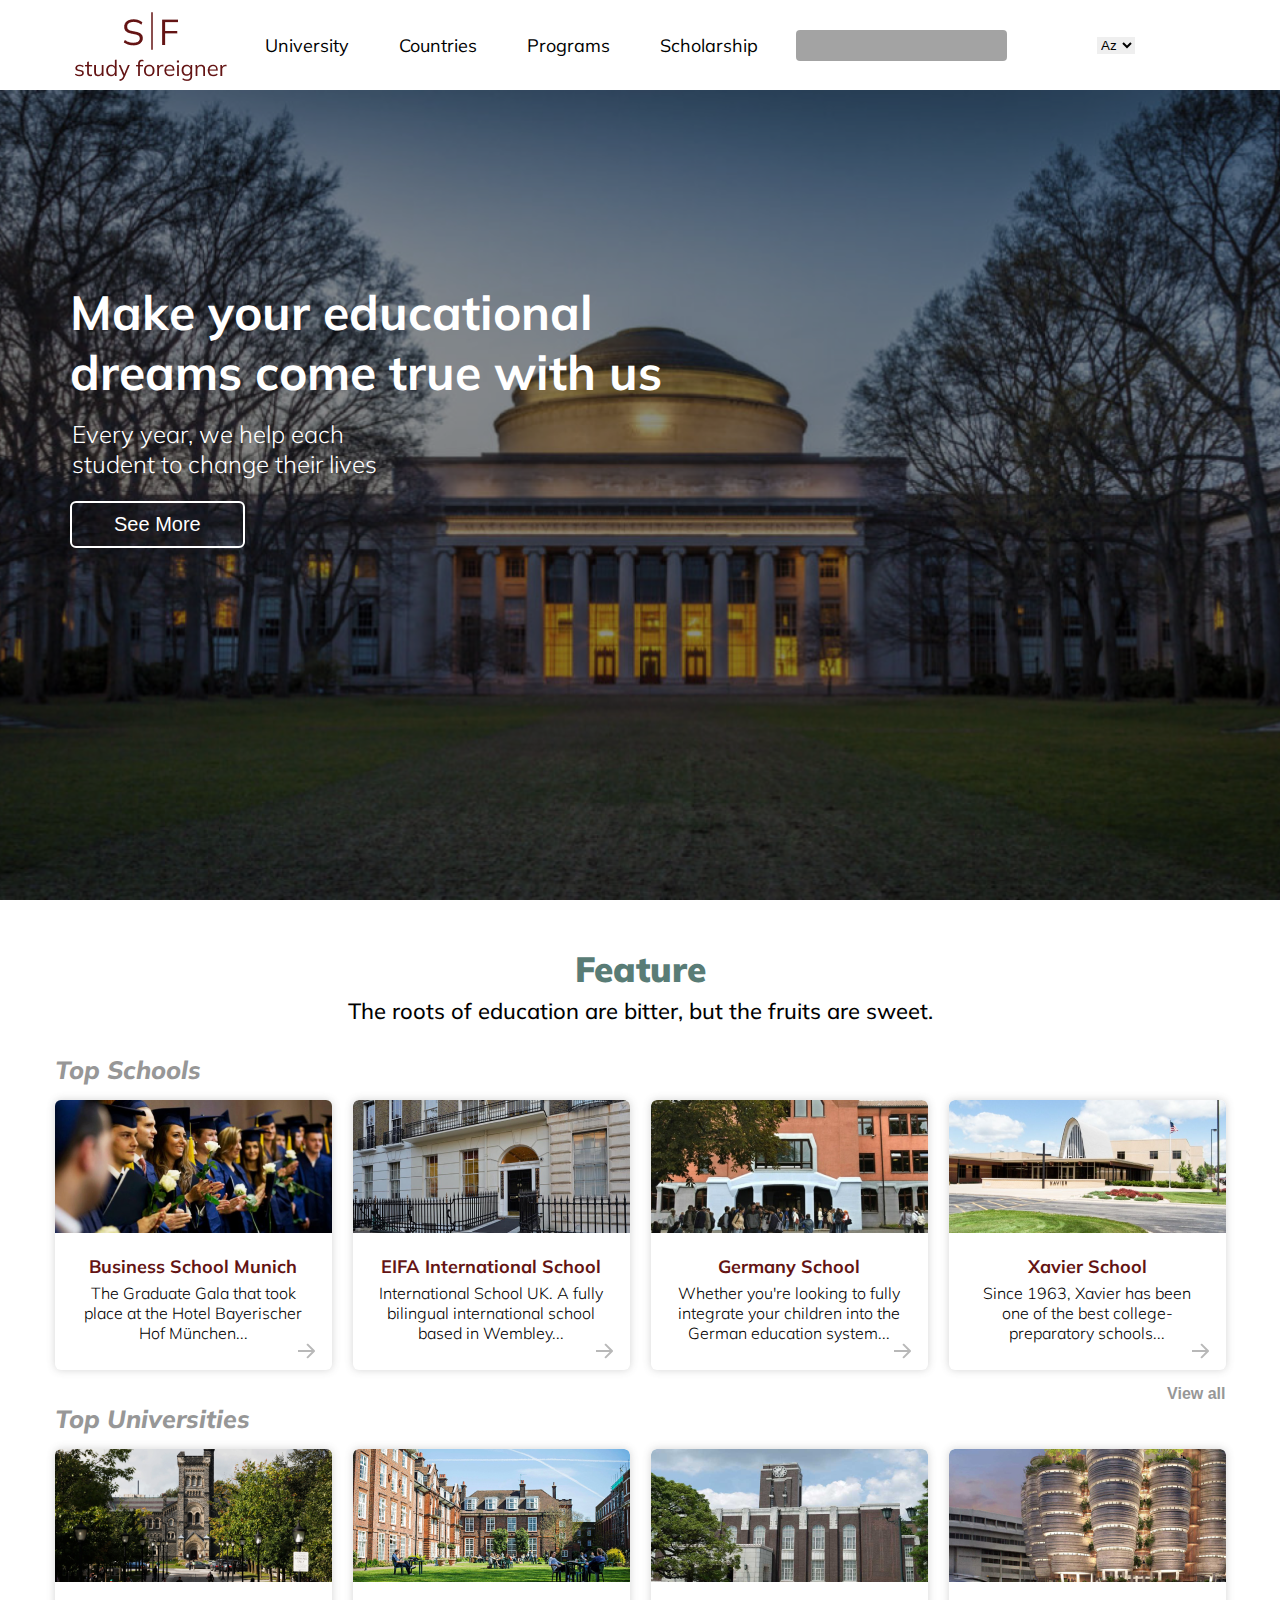
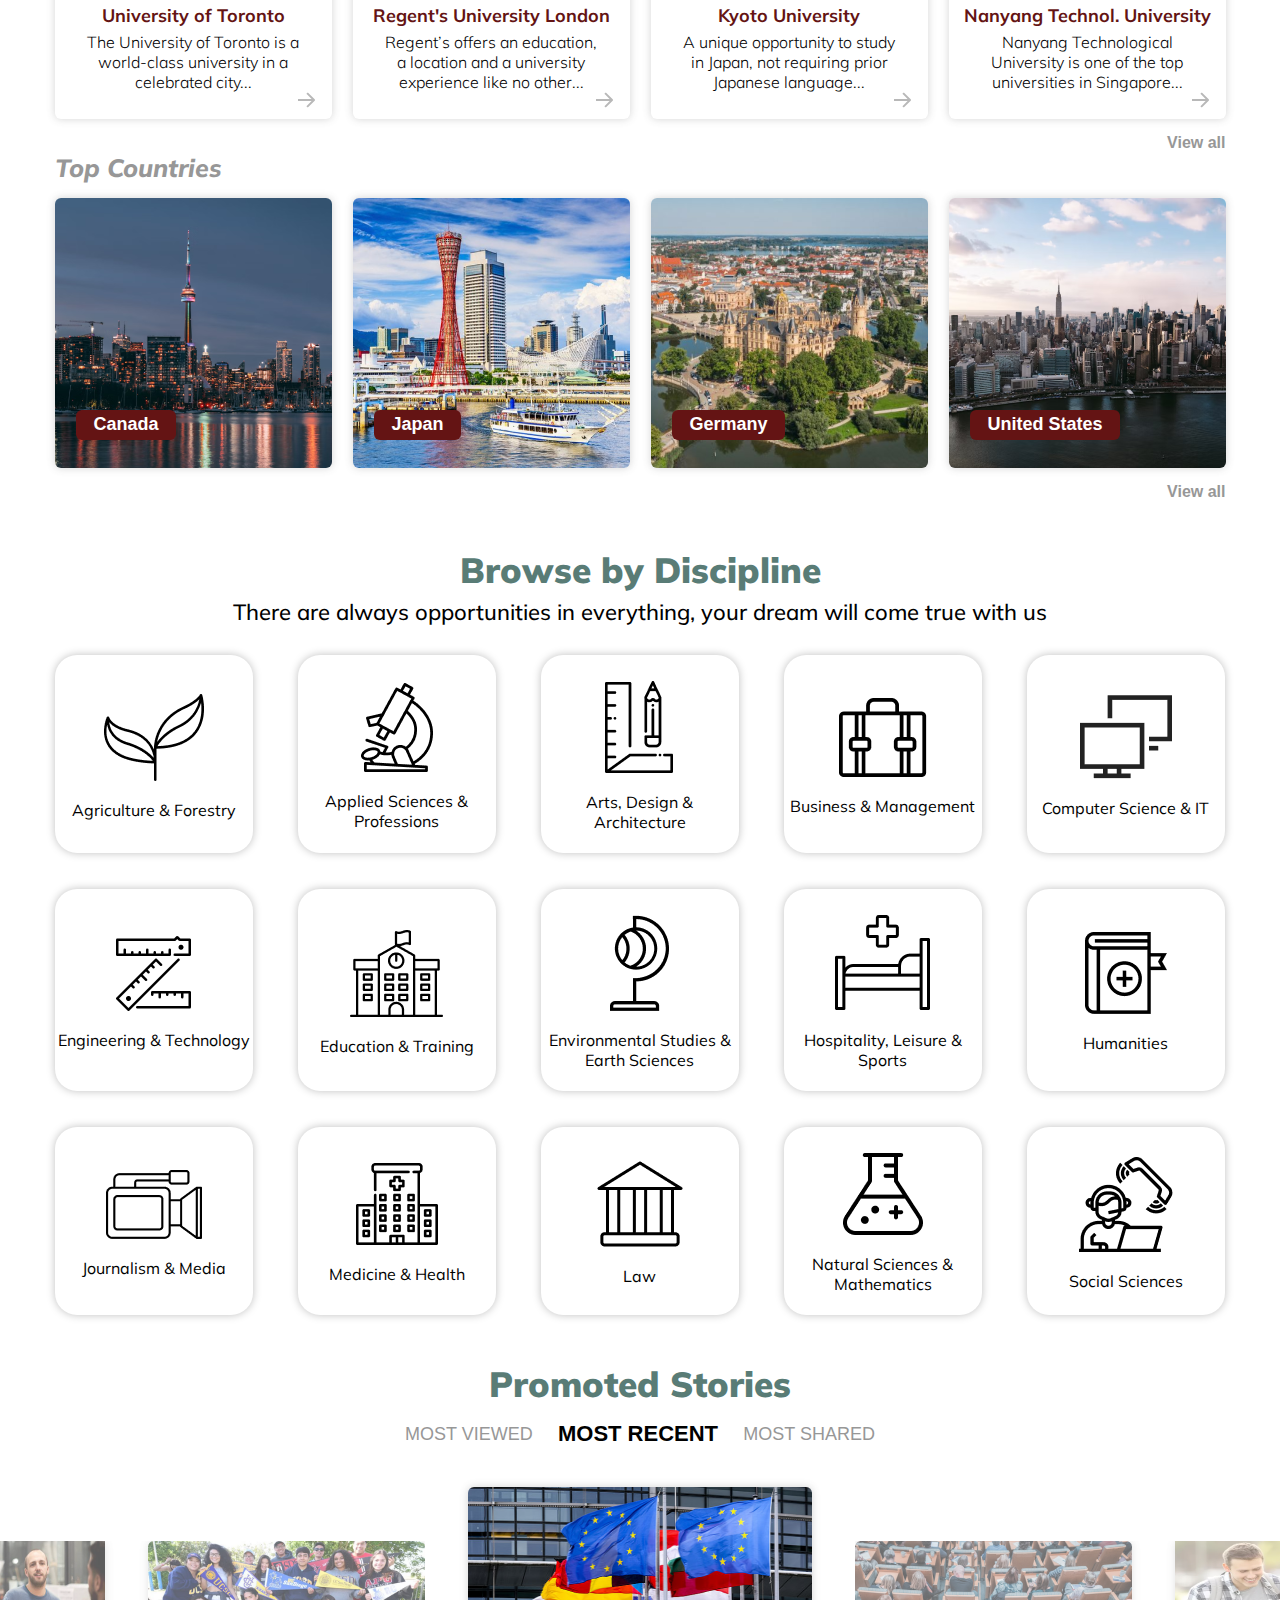
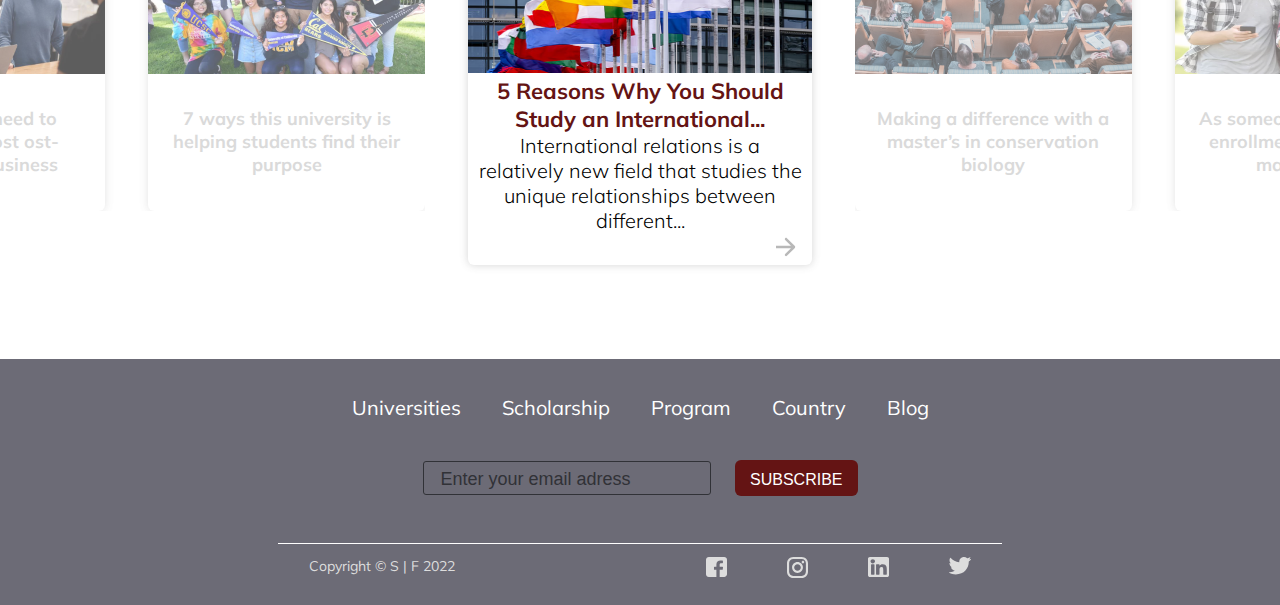
<file: index.html>
<!DOCTYPE html>
<html lang="en">

<head>
    <meta charset="UTF-8">
    <meta name="viewport" content="width=device-width, initial-scale=1.0">
    <title>University</title>
    <link rel="stylesheet" href="style.css">
    <link rel="stylesheet" href="responsive.css">
    <link rel="stylesheet" href="https://cdnjs.cloudflare.com/ajax/libs/font-awesome/6.4.0/css/all.min.css"
        integrity="sha512-iecdLmaskl7CVkqkXNQ/ZH/XLlvWZOJyj7Yy7tcenmpD1ypASozpmT/E0iPtmFIB46ZmdtAc9eNBvH0H/ZpiBw=="
        crossorigin="anonymous" referrerpolicy="no-referrer" />
    <link rel="preconnect" href="https://fonts.googleapis.com">
    <link rel="preconnect" href="https://fonts.gstatic.com" crossorigin>
    <link
        href="https://fonts.googleapis.com/css2?family=Mulish:ital,wght@0,200;0,300;0,400;0,500;0,600;0,700;0,800;0,900;0,1000;1,200;1,300;1,400;1,500;1,600;1,700;1,800;1,900;1,1000&display=swap"
        rel="stylesheet">
</head>

<body>
    <header>
        <div class="header_head_container">
            <img class="logo" src="./images/Group 1120.png" alt="">
            <nav>
                <input id="nav_check" type="checkbox">
                <ul class="nav_list">
                    <li><a href="index.html">University</a></li>
                    <li><a href="countries_education.html">Countries</a></li>
                    <li><a href="top_universities.html">Programs</a></li>
                    <li><a href="scholarship.html">Scholarship</a></li>
                </ul>
            </nav>
            <div class="header_icons_container">
                <div class="inp_icon">
                    <input type="text">
                    <i class="fa-solid fa-magnifying-glass"></i>
                </div>
                <i class="fa-regular fa-user user_icon"></i>
                <select>
                    <option value="Az">Az</option>
                    <option value="Ru">Ru</option>
                    <option value="En">En</option>
                </select>
                <label for="nav_check">
                    <i class="fa-solid fa-bars"></i>
                </label>
            </div>
        </div>
        <div class="header_middle_container">
            <div class="bg_shadow">
                <h1>Make your educational
                    dreams come true with us</h1>
                <p>Every year, we help each
                    student to change their lives</p>
                <button>See More</button>
            </div>
        </div>
    </header>

    <main>
        <section>
            <h2 class="section_header">Feature</h2>
            <p class="section_p">The roots of education are bitter, but the fruits are sweet.</p>
            <div class="main_container">
                <h3 class="main_header">Top Schools</h3>
                <div class="grid_container">
                    <div class="grid_card">
                        <img src="./images/Graduation-2014-4-678x381 1.png" alt="top mektebler">
                        <div class="grid_card_container">
                            <h4>Business School Munich</h4>
                            <p>The Graduate Gala that took
                                place at the Hotel
                                Bayerischer Hof München...</p>
                            <svg width="17" height="16" viewBox="0 0 17 16" fill="none"
                                xmlns="http://www.w3.org/2000/svg">
                                <path
                                    d="M16.7071 8.70711C17.0976 8.31658 17.0976 7.68342 16.7071 7.29289L10.3431 0.928931C9.95262 0.538407 9.31946 0.538407 8.92893 0.928931C8.53841 1.31946 8.53841 1.95262 8.92893 2.34315L14.5858 8L8.92893 13.6569C8.53841 14.0474 8.53841 14.6805 8.92893 15.0711C9.31946 15.4616 9.95262 15.4616 10.3431 15.0711L16.7071 8.70711ZM8.74228e-08 9L16 9L16 7L-8.74228e-08 7L8.74228e-08 9Z"
                                    fill="#B8B8B8" />
                            </svg>
                        </div>
                    </div>
                    <div class="grid_card">
                        <img src="./images/Mask group.png" alt="top mektebler">
                        <div class="grid_card_container">
                            <h4>EIFA International School</h4>
                            <p>International School UK. A fully
                                bilingual international school
                                based in Wembley... </p>
                            <svg width="17" height="16" viewBox="0 0 17 16" fill="none"
                                xmlns="http://www.w3.org/2000/svg">
                                <path
                                    d="M16.7071 8.70711C17.0976 8.31658 17.0976 7.68342 16.7071 7.29289L10.3431 0.928931C9.95262 0.538407 9.31946 0.538407 8.92893 0.928931C8.53841 1.31946 8.53841 1.95262 8.92893 2.34315L14.5858 8L8.92893 13.6569C8.53841 14.0474 8.53841 14.6805 8.92893 15.0711C9.31946 15.4616 9.95262 15.4616 10.3431 15.0711L16.7071 8.70711ZM8.74228e-08 9L16 9L16 7L-8.74228e-08 7L8.74228e-08 9Z"
                                    fill="#B8B8B8" />
                            </svg>
                        </div>
                    </div>
                    <div class="grid_card">
                        <img src="./images/Mask group (1).png" alt="top mektebler">
                        <div class="grid_card_container">
                            <h4>Germany School</h4>
                            <p>Whether you're looking to fully
                                integrate your children into the
                                German education system...</p>
                            <svg width="17" height="16" viewBox="0 0 17 16" fill="none"
                                xmlns="http://www.w3.org/2000/svg">
                                <path
                                    d="M16.7071 8.70711C17.0976 8.31658 17.0976 7.68342 16.7071 7.29289L10.3431 0.928931C9.95262 0.538407 9.31946 0.538407 8.92893 0.928931C8.53841 1.31946 8.53841 1.95262 8.92893 2.34315L14.5858 8L8.92893 13.6569C8.53841 14.0474 8.53841 14.6805 8.92893 15.0711C9.31946 15.4616 9.95262 15.4616 10.3431 15.0711L16.7071 8.70711ZM8.74228e-08 9L16 9L16 7L-8.74228e-08 7L8.74228e-08 9Z"
                                    fill="#B8B8B8" />
                            </svg>
                        </div>
                    </div>
                    <div class="grid_card">
                        <img src="./images/Mask group (2).png" alt="top mektebler">
                        <div class="grid_card_container">
                            <h4>Xavier School</h4>
                            <p>Since 1963, Xavier has been one
                                of the best college-preparatory
                                schools...</p>
                            <svg width="17" height="16" viewBox="0 0 17 16" fill="none"
                                xmlns="http://www.w3.org/2000/svg">
                                <path
                                    d="M16.7071 8.70711C17.0976 8.31658 17.0976 7.68342 16.7071 7.29289L10.3431 0.928931C9.95262 0.538407 9.31946 0.538407 8.92893 0.928931C8.53841 1.31946 8.53841 1.95262 8.92893 2.34315L14.5858 8L8.92893 13.6569C8.53841 14.0474 8.53841 14.6805 8.92893 15.0711C9.31946 15.4616 9.95262 15.4616 10.3431 15.0711L16.7071 8.70711ZM8.74228e-08 9L16 9L16 7L-8.74228e-08 7L8.74228e-08 9Z"
                                    fill="#B8B8B8" />
                            </svg>
                        </div>
                    </div>
                </div>
                <button class="view_all">View all</button>


                <h3 class="main_header">Top Universities</h3>
                <div class="grid_container">
                    <div class="grid_card">
                        <img src="./images/image 22.png" alt="top mektebler">
                        <div class="grid_card_container">
                            <h4>University of Toronto</h4>
                            <p>The University of Toronto is a
                                world-class university in a
                                celebrated city...</p>
                            <svg width="17" height="16" viewBox="0 0 17 16" fill="none"
                                xmlns="http://www.w3.org/2000/svg">
                                <path
                                    d="M16.7071 8.70711C17.0976 8.31658 17.0976 7.68342 16.7071 7.29289L10.3431 0.928931C9.95262 0.538407 9.31946 0.538407 8.92893 0.928931C8.53841 1.31946 8.53841 1.95262 8.92893 2.34315L14.5858 8L8.92893 13.6569C8.53841 14.0474 8.53841 14.6805 8.92893 15.0711C9.31946 15.4616 9.95262 15.4616 10.3431 15.0711L16.7071 8.70711ZM8.74228e-08 9L16 9L16 7L-8.74228e-08 7L8.74228e-08 9Z"
                                    fill="#B8B8B8" />
                            </svg>
                        </div>
                    </div>
                    <div class="grid_card">
                        <img src="./images/Mask group (3).png" alt="top mektebler">
                        <div class="grid_card_container">
                            <h4>Regent's University London</h4>
                            <p>Regent’s offers an education,
                                a location and a university
                                experience like no other...</p>
                            <svg width="17" height="16" viewBox="0 0 17 16" fill="none"
                                xmlns="http://www.w3.org/2000/svg">
                                <path
                                    d="M16.7071 8.70711C17.0976 8.31658 17.0976 7.68342 16.7071 7.29289L10.3431 0.928931C9.95262 0.538407 9.31946 0.538407 8.92893 0.928931C8.53841 1.31946 8.53841 1.95262 8.92893 2.34315L14.5858 8L8.92893 13.6569C8.53841 14.0474 8.53841 14.6805 8.92893 15.0711C9.31946 15.4616 9.95262 15.4616 10.3431 15.0711L16.7071 8.70711ZM8.74228e-08 9L16 9L16 7L-8.74228e-08 7L8.74228e-08 9Z"
                                    fill="#B8B8B8" />
                            </svg>
                        </div>
                    </div>
                    <div class="grid_card">
                        <img src="./images/Mask group (4).png" alt="top mektebler">
                        <div class="grid_card_container">
                            <h4>Kyoto University</h4>
                            <p>A unique opportunity to study in Japan, not requiring prior Japanese
                                language...</p>
                            <svg width="17" height="16" viewBox="0 0 17 16" fill="none"
                                xmlns="http://www.w3.org/2000/svg">
                                <path
                                    d="M16.7071 8.70711C17.0976 8.31658 17.0976 7.68342 16.7071 7.29289L10.3431 0.928931C9.95262 0.538407 9.31946 0.538407 8.92893 0.928931C8.53841 1.31946 8.53841 1.95262 8.92893 2.34315L14.5858 8L8.92893 13.6569C8.53841 14.0474 8.53841 14.6805 8.92893 15.0711C9.31946 15.4616 9.95262 15.4616 10.3431 15.0711L16.7071 8.70711ZM8.74228e-08 9L16 9L16 7L-8.74228e-08 7L8.74228e-08 9Z"
                                    fill="#B8B8B8" />
                            </svg>
                        </div>
                    </div>
                    <div class="grid_card">
                        <img src="./images/Mask group (5).png" alt="top mektebler">
                        <div class="grid_card_container">
                            <h4>Nanyang Technol. University</h4>
                            <p>Nanyang Technological University
                                is one of the top universities in
                                Singapore... </p>
                            <svg width="17" height="16" viewBox="0 0 17 16" fill="none"
                                xmlns="http://www.w3.org/2000/svg">
                                <path
                                    d="M16.7071 8.70711C17.0976 8.31658 17.0976 7.68342 16.7071 7.29289L10.3431 0.928931C9.95262 0.538407 9.31946 0.538407 8.92893 0.928931C8.53841 1.31946 8.53841 1.95262 8.92893 2.34315L14.5858 8L8.92893 13.6569C8.53841 14.0474 8.53841 14.6805 8.92893 15.0711C9.31946 15.4616 9.95262 15.4616 10.3431 15.0711L16.7071 8.70711ZM8.74228e-08 9L16 9L16 7L-8.74228e-08 7L8.74228e-08 9Z"
                                    fill="#B8B8B8" />
                            </svg>
                        </div>
                    </div>
                </div>
                <button class="view_all">View all</button>


                <h3 class="main_header">Top Countries</h3>
                <div class="grid_container">
                    <div class="grid_card_countries">
                        <img src="./images/image 16.png" alt="top mektebler">
                        <button>Canada</button>

                    </div>
                    <div class="grid_card_countries">
                        <img src="./images/image 18.png" alt="top mektebler">
                        <button>Japan</button>
                    </div>
                    <div class="grid_card_countries">
                        <img src="./images/tdt_29092020_1_staat_16_laender_schwerin 1.png" alt="top mektebler">
                        <button>Germany</button>
                    </div>
                    <div class="grid_card_countries">
                        <img src="./images/image 19.png" alt="top mektebler">
                        <button>United States</button>
                    </div>
                </div>
                <button class="view_all">View all</button>
            </div>
        </section>

        <section>
            <h2 class="section_header">Browse by Discipline</h2>
            <p class="section_p">There are always opportunities in everything, your dream will come true with us</p>
            <div class="main_container">
                <div class="grid_container_browse">
                    <div class="browse_card">
                        <img src="./images/Vector.png" alt="">
                        <p>Agriculture &
                            Forestry</p>
                    </div>
                    <div class="browse_card">
                        <img src="./images/Vector (1).png" alt="">
                        <p>Applied Sciences &
                            Professions</p>
                    </div>
                    <div class="browse_card">
                        <img src="./images/Layer_2.png" alt="">
                        <p>Arts, Design &
                            Architecture</p>
                    </div>
                    <div class="browse_card">
                        <img src="./images/Layer_2 (1).png" alt="">
                        <p>Business &
                            Management</p>
                    </div>
                    <div class="browse_card">
                        <img src="./images/layer1.png" alt="">
                        <p>Computer Science &
                            IT</p>
                    </div>
                    <div class="browse_card">
                        <img src="./images/People.png" alt="">
                        <p>Engineering &
                            Technology</p>
                    </div>
                    <div class="browse_card">
                        <img src="./images/Group 1115.png" alt="">
                        <p>Education &
                            Training</p>
                    </div>
                    <div class="browse_card">
                        <img src="./images/Layer 43.png" alt="">
                        <p>Environmental Studies &
                            Earth Sciences</p>
                    </div>
                    <div class="browse_card">
                        <img src="./images/Group 1116.png" alt="">
                        <p>Hospitality, Leisure &
                            Sports</p>
                    </div>
                    <div class="browse_card">
                        <img src="./images/Group.png" alt="">
                        <p>Humanities</p>
                    </div>
                    <div class="browse_card">
                        <img src="./images/video_recorder.png" alt="">
                        <p>Journalism &
                            Media</p>
                    </div>
                    <div class="browse_card">
                        <img src="./images/Layer 23.png" alt="">
                        <p>Medicine &
                            Health</p>
                    </div>
                    <div class="browse_card">
                        <img src="./images/Layer 2.png" alt="">
                        <p>Law</p>
                    </div>
                    <div class="browse_card">
                        <img src="./images/Group 1118.png" alt="">
                        <p>Natural Sciences &
                            Mathematics</p>
                    </div>
                    <div class="browse_card">
                        <img src="./images/Group 1117.png" alt="">
                        <p>Social
                            Sciences</p>
                    </div>
                </div>
            </div>

        </section>

        <section>
            <h2 class="section_header">Promoted Stories</h2>
            <div class="most_btns">
                <button>MOST VIEWED</button>
                <button class="recent_btn">MOST RECENT</button>
                <button>MOST SHARED</button>
            </div>
            <div class="slider_container">
                <div class="left_container">
                    <div class="slider_card">
                        <img src="./images/9df20ae523e9c7fef485c80745f96505.jpeg" alt="">
                        <p>9 skills you'll need to
                            succeedIn a post ost-
                            coronavirus business world</p>
                    </div>
                    <div class="slider_card">
                        <img src="./images/Mask group (23).png" alt="">
                        <p>7 ways this university is
                            helping students find
                            their purpose</p>
                    </div>

                </div>
                <div class="center_container">
                    <img src="./images/csm_20190311_EP-086075A_EVS_124_5c7bcae4f1 1.png" alt="">
                    <div class="center_text">
                        <h2>5 Reasons Why You Should
                            Study an International...</h2>
                        <p>International relations is a relatively
                            new field that studies the unique
                            relationships between different...</p>
                        <svg xmlns="http://www.w3.org/2000/svg" width="20" height="20" viewBox="0 0 20 20" fill="none">
                                <path d="M18.8839 10.8839C19.372 10.3957 19.372 9.60427 18.8839 9.11612L10.9289 1.16116C10.4408 0.673009 9.64932 0.673009 9.16116 1.16116C8.67301 1.64932 8.67301 2.44078 9.16116 2.92893L16.2322 10L9.16117 17.0711C8.67301 17.5592 8.67301 18.3507 9.16117 18.8388C9.64932 19.327 10.4408 19.327 10.9289 18.8388L18.8839 10.8839ZM9.71364e-08 11.25L18 11.25L18 8.75L-9.71364e-08 8.75L9.71364e-08 11.25Z" fill="#B8B8B8"/>
                        </svg>
                    </div>

                </div>
                <div class="right_container">
                    <div class="slider_card">
                        <img src="./images/Mask group (24).png" alt="">
                        <p>Making a difference with
                            a master’s in conservation
                            biology</p>
                    </div>
                    <div class="slider_card">
                        <img src="./images/ee1feae9a2880ab1c16df18b508c651b.png" alt="">
                        <p>As someone who works in
                            enrollment marketing or
                            management</p>
                    </div>
                </div>
            </div>

        </section>
    </main>

    <footer>
            <div class="nav_list_footer">
                <ul>
                    <li><a href="">Universities</a></li>
                    <li><a href="">Scholarship</a></li>
                    <li><a href="">Program</a></li>
                    <li><a href="">Country</a></li>
                    <li><a href="">Blog</a></li>
                </ul>
            </div>
            <div class="middle_footer">
                <input type="text" placeholder="Enter your email adress">
                <button>SUBSCRIBE</button>
            </div>
            
            <div class="footer_end">
                <p>Copyright © S | F 2022</p>
                <div class="svg_icons">
                    <ul>
                        <li><a href="">
                            <svg xmlns="http://www.w3.org/2000/svg" width="21" height="20" viewBox="0 0 21 20" fill="none">
                                <path d="M18.1707 0H2.83052C1.2677 0 0.000732422 1.20659 0.000732422 2.69504V17.3049C0.000732422 18.7933 1.26765 19.9999 2.83052 19.9999H10.3962L10.4091 12.853H8.45954C8.20618 12.853 8.00054 12.6579 7.99956 12.4166L7.99021 10.1129C7.98924 9.87025 8.19549 9.67308 8.45024 9.67308H10.3963V7.44709C10.3963 4.86384 12.0529 3.45724 14.4725 3.45724H16.458C16.712 3.45724 16.918 3.65339 16.918 3.89537V5.83789C16.918 6.07978 16.7122 6.27587 16.4583 6.27602L15.2398 6.27655C13.9239 6.27655 13.6691 6.87207 13.6691 7.74602V9.67313H16.5605C16.8361 9.67313 17.0498 9.90225 17.0173 10.1628L16.7306 12.4666C16.7032 12.687 16.5069 12.8531 16.2738 12.8531H13.682L13.6691 20H18.1708C19.7337 20 21.0006 18.7934 21.0006 17.305V2.69504C21.0005 1.20659 19.7336 0 18.1707 0Z" fill="#DDDDDD"/>
                            </svg>
                        </a></li>
                        <li><a href="">
                            <svg xmlns="http://www.w3.org/2000/svg" width="21" height="21" viewBox="0 0 21 21" fill="none">
                                <path d="M14.744 0H6.25601C2.80643 0 0 2.80643 0 6.25601V14.744C0 18.1936 2.80643 21 6.25601 21H14.744C18.1936 21 21 18.1936 21 14.744V6.25601C21 2.80643 18.1935 0 14.744 0ZM18.8874 14.744C18.8874 17.0323 17.0323 18.8874 14.744 18.8874H6.25601C3.96769 18.8874 2.1126 17.0323 2.1126 14.744V6.25601C2.1126 3.96765 3.96769 2.1126 6.25601 2.1126H14.744C17.0323 2.1126 18.8874 3.96765 18.8874 6.25601V14.744Z" fill="#DDDDDD"/>
                                <path d="M10.5 5.06836C7.50516 5.06836 5.06866 7.50486 5.06866 10.4997C5.06866 13.4945 7.50516 15.931 10.5 15.931C13.4949 15.931 15.9314 13.4945 15.9314 10.4997C15.9314 7.50482 13.4949 5.06836 10.5 5.06836ZM10.5 13.8185C8.6671 13.8185 7.18126 12.3326 7.18126 10.4997C7.18126 8.6668 8.66714 7.18096 10.5 7.18096C12.3329 7.18096 13.8188 8.6668 13.8188 10.4997C13.8188 12.3326 12.3329 13.8185 10.5 13.8185Z" fill="#DDDDDD"/>
                                <path d="M15.9418 6.41152C16.6606 6.41152 17.2433 5.82883 17.2433 5.11006C17.2433 4.39128 16.6606 3.80859 15.9418 3.80859C15.2231 3.80859 14.6404 4.39128 14.6404 5.11006C14.6404 5.82883 15.2231 6.41152 15.9418 6.41152Z" fill="#DDDDDD"/>
                            </svg>
                        </a></li>
                        <li><a href="">
                            <svg xmlns="http://www.w3.org/2000/svg" width="21" height="20" viewBox="0 0 21 20" fill="none">
                                <path d="M19.1004 0H1.89962C0.8505 0 0 0.81 0 1.80916V18.1908C0 19.19 0.8505 20 1.89962 20H19.1003C20.1495 20 21 19.19 21 18.1908V1.80916C21 0.81 20.1495 0 19.1004 0ZM6.49829 17.2693C6.49829 17.5601 6.2508 17.7958 5.94547 17.7958H3.59226C3.28694 17.7958 3.03945 17.5601 3.03945 17.2693V7.8745C3.03945 7.58372 3.28694 7.34801 3.59226 7.34801H5.94547C6.2508 7.34801 6.49829 7.58372 6.49829 7.8745V17.2693ZM4.76887 6.46241C3.53421 6.46241 2.5333 5.50916 2.5333 4.3333C2.5333 3.15743 3.53421 2.20419 4.76887 2.20419C6.00353 2.20419 7.00443 3.15743 7.00443 4.3333C7.00443 5.50916 6.00358 6.46241 4.76887 6.46241ZM18.7961 17.3117C18.7961 17.5791 18.5685 17.7958 18.2878 17.7958H15.7626C15.4819 17.7958 15.2544 17.5791 15.2544 17.3117V12.905C15.2544 12.2476 15.4568 10.0243 13.4505 10.0243C11.8942 10.0243 11.5786 11.5461 11.5152 12.2291V17.3117C11.5152 17.5791 11.2877 17.7958 11.0069 17.7958H8.56465C8.28395 17.7958 8.05636 17.5791 8.05636 17.3117V7.83209C8.05636 7.56476 8.28395 7.34801 8.56465 7.34801H11.0069C11.2876 7.34801 11.5152 7.56476 11.5152 7.83209V8.65173C12.0923 7.82696 12.9499 7.19037 14.7758 7.19037C18.8192 7.19037 18.7961 10.7881 18.7961 12.7648V17.3117Z" fill="#DDDDDD"/>
                            </svg>
                        </a></li>
                        <li><a href="">
                            <svg xmlns="http://www.w3.org/2000/svg" width="22" height="18" viewBox="0 0 22 18" fill="none">
                                <path d="M21.6501 2.03208C21.1613 2.23898 20.6539 2.40221 20.1332 2.52038C20.7069 1.99998 21.1383 1.34907 21.3816 0.622543C21.4511 0.415131 21.2151 0.235777 21.0189 0.34683C20.2946 0.756943 19.5143 1.0646 18.6998 1.26137C18.6526 1.27278 18.6038 1.27857 18.5549 1.27857C18.4065 1.27857 18.2623 1.22599 18.1489 1.13055C17.2823 0.401512 16.1677 0 15.0106 0C14.5099 0 14.0043 0.0744963 13.508 0.221441C11.9701 0.676764 10.7834 1.8877 10.4111 3.38172C10.2714 3.94211 10.2336 4.503 10.2986 5.0488C10.3061 5.11152 10.275 5.15529 10.2559 5.17582C10.2223 5.21182 10.1746 5.23245 10.1251 5.23245C10.1195 5.23245 10.1139 5.2322 10.1082 5.23168C6.74177 4.93314 3.70606 3.385 1.56026 0.872502C1.45084 0.744348 1.24101 0.760066 1.15379 0.902864C0.733592 1.59099 0.511529 2.37804 0.511529 3.17892C0.511529 4.40629 1.02812 5.56295 1.92543 6.40616C1.54809 6.32076 1.18287 6.18626 0.843604 6.00639C0.679471 5.91935 0.477523 6.03123 0.475216 6.21043C0.451723 8.03377 1.57008 9.6562 3.24542 10.3868C3.21168 10.3875 3.17794 10.3879 3.14415 10.3879C2.87859 10.3879 2.6097 10.3634 2.34505 10.3151C2.16021 10.2815 2.00493 10.4488 2.06232 10.6199C2.6061 12.2404 4.06785 13.4349 5.8171 13.7061C4.36533 14.6364 2.67471 15.1271 0.915103 15.1271L0.366545 15.1268C0.197531 15.1268 0.054585 15.2319 0.0115134 15.3882C-0.0309144 15.5421 0.0472365 15.7045 0.191363 15.7845C2.17415 16.886 4.43581 17.4681 6.73282 17.4681C8.74345 17.4681 10.6242 17.0872 12.3229 16.3361C13.8802 15.6475 15.2564 14.6632 16.4131 13.4105C17.4907 12.2435 18.3334 10.8964 18.9176 9.4066C19.4745 7.98646 19.7689 6.47114 19.7689 5.02443V4.95551C19.7688 4.72322 19.8789 4.50464 20.0709 4.35585C20.7996 3.79112 21.4342 3.12633 21.9569 2.37999C22.0949 2.18292 21.8772 1.93593 21.6501 2.03208Z" fill="#DDDDDD"/>
                            </svg>
                        </a></li>
                    </ul>
    
                </div>
            </div>
    
    </footer>

</body>

</html>
</file>
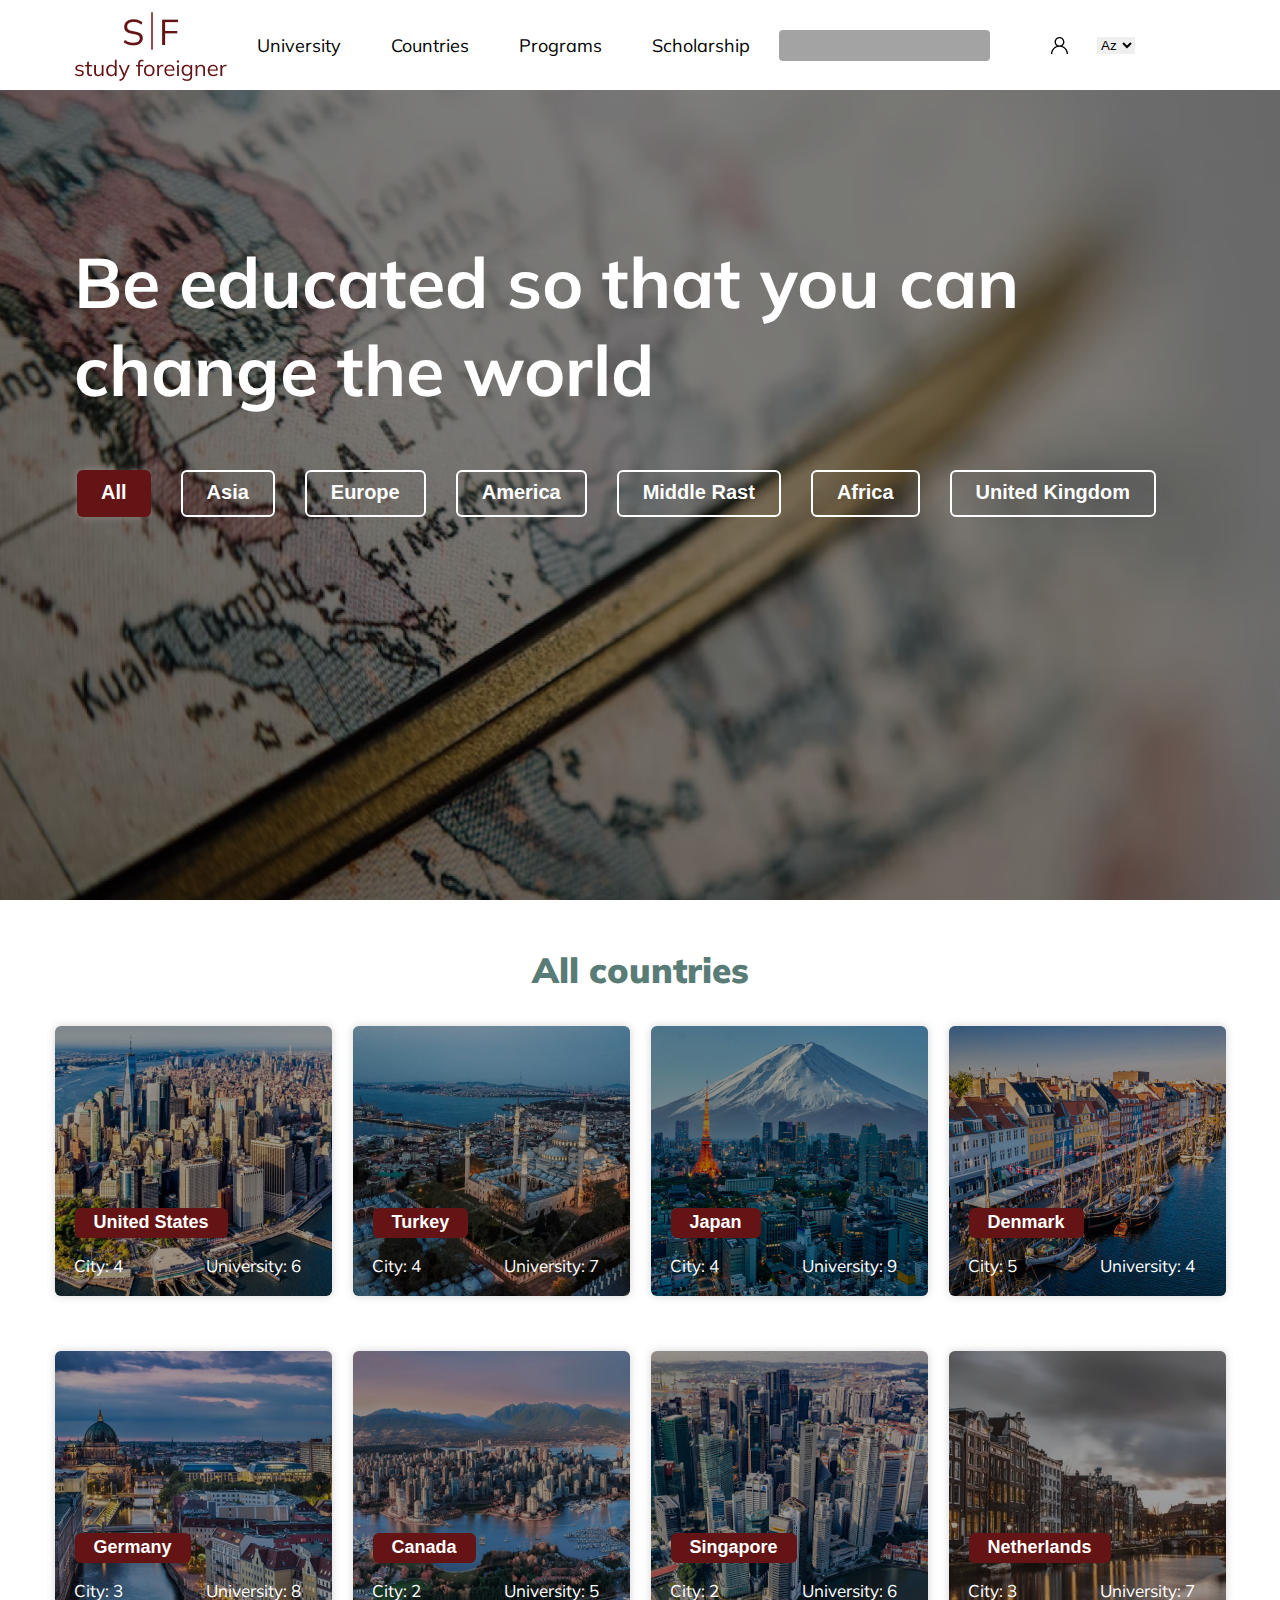
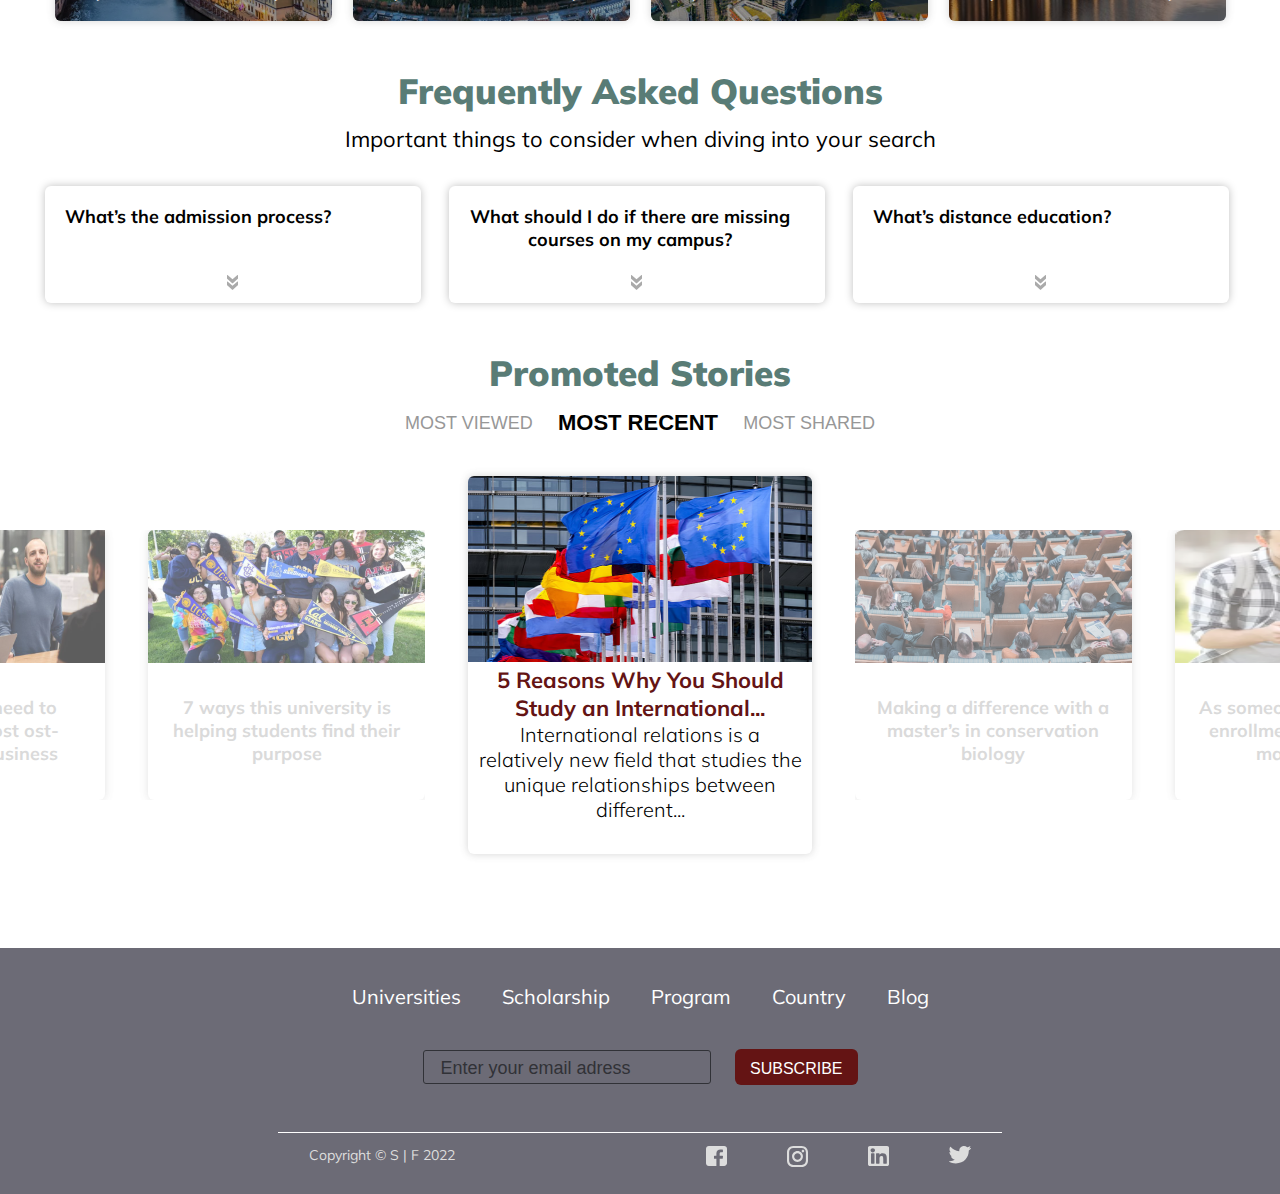
<file: countries_education.html>
<!DOCTYPE html>
<html lang="en">

<head>
    <meta charset="UTF-8">
    <meta name="viewport" content="width=device-width, initial-scale=1.0">
    <title>Countries</title>
    <link rel="stylesheet" href="style.css">
    <link rel="stylesheet" href="responsive.css">
    <link rel="stylesheet" href="https://cdnjs.cloudflare.com/ajax/libs/font-awesome/6.4.0/css/all.min.css"
        integrity="sha512-iecdLmaskl7CVkqkXNQ/ZH/XLlvWZOJyj7Yy7tcenmpD1ypASozpmT/E0iPtmFIB46ZmdtAc9eNBvH0H/ZpiBw=="
        crossorigin="anonymous" referrerpolicy="no-referrer" />
    <link rel="preconnect" href="https://fonts.googleapis.com">
    <link rel="preconnect" href="https://fonts.gstatic.com" crossorigin>
    <link
        href="https://fonts.googleapis.com/css2?family=Mulish:ital,wght@0,200;0,300;0,400;0,500;0,600;0,700;0,800;0,900;0,1000;1,200;1,300;1,400;1,500;1,600;1,700;1,800;1,900;1,1000&display=swap"
        rel="stylesheet">
</head>

<body>
    <header>
        <div class="header_head_container">
            <img class="logo" src="./images/Group 1120.png" alt="">
            <nav>
                <input type="checkbox" id="nav_check">
                <ul class="nav_list">
                    <li><a href="index.html">University</a></li>
                    <li><a href="countries_education.html">Countries</a></li>
                    <li><a href="top_universities.html">Programs</a></li>
                    <li><a href="scholarship.html">Scholarship</a></li>
                </ul>
            </nav>
            <div class="header_icons_container">
                <div class="inp_icon">
                    <input type="text">
                    <i class="fa-solid fa-magnifying-glass"></i>
                </div>
                <svg class="user_icon" xmlns="http://www.w3.org/2000/svg" width="17" height="17" viewBox="0 0 17 17"
                    fill="none">
                    <path
                        d="M14.5104 10.9896C13.5846 10.0638 12.4827 9.37846 11.2804 8.96358C12.5681 8.07669 13.4141 6.59241 13.4141 4.91406C13.4141 2.20445 11.2096 0 8.5 0C5.79039 0 3.58594 2.20445 3.58594 4.91406C3.58594 6.59241 4.43192 8.07669 5.71964 8.96358C4.51735 9.37846 3.41541 10.0638 2.4896 10.9896C0.884166 12.595 0 14.7296 0 17H1.32812C1.32812 13.0454 4.54541 9.82812 8.5 9.82812C12.4546 9.82812 15.6719 13.0454 15.6719 17H17C17 14.7296 16.1158 12.595 14.5104 10.9896ZM8.5 8.5C6.52272 8.5 4.91406 6.89138 4.91406 4.91406C4.91406 2.93675 6.52272 1.32812 8.5 1.32812C10.4773 1.32812 12.0859 2.93675 12.0859 4.91406C12.0859 6.89138 10.4773 8.5 8.5 8.5Z"
                        fill="black" />
                </svg>
                <select>
                    <option value="Az">Az</option>
                    <option value="En">En</option>
                    <option value="Ru">Ru</option>
                </select>
                <label for="nav_check">
                    <i class="fa-solid fa-bars"></i>
                </label>
            </div>
        </div>
        <div class="header_middle_container_country">
            <div class="bg_shadow">
                <h1 class="country">Be educated so that you can
                    change the world</h1>
                <div class="middle_buttons">
                    <button class="all">All</button>
                    <button>Asia</button>
                    <button>Europe</button>
                    <button>America</button>
                    <button>Middle Rast</button>
                    <button>Africa</button>
                    <button>United Kingdom</button>
                </div>
            </div>
        </div>
    </header>
    <main>
        <section>
            <div class="main_container">
                <h2 class="main_header_all">All countries</h2>
                <div class="grid_container">
                    <div class="grid_cardbg grid_card_bg1">
                        <div class="grid_bg_shadow">
                            <button type="submit">United States</button>
                            <span class="city">City: 4</span> <span class="university">University: 6</span>
                        </div>

                    </div>
                    <div class="grid_cardbg grid_card_bg2">
                        <div class="grid_bg_shadow">
                            <button type="submit">Turkey</button>
                            <span class="city">City: 4</span> <span class="university">University: 7</span>
                        </div>
                    </div>
                    <div class="grid_cardbg grid_card_bg3">
                        <div class="grid_bg_shadow">
                            <button type="submit">Japan</button>
                            <span class="city">City: 4</span> <span class="university">University: 9</span>
                        </div>
                    </div>
                    <div class="grid_cardbg grid_card_bg4">
                        <div class="grid_bg_shadow">
                            <button type="submit">Denmark</button>
                            <span class="city">City: 5</span> <span class="university">University: 4</span>
                        </div>
                    </div>
                    <div class="grid_cardbg grid_card_bg5">
                        <div class="grid_bg_shadow">
                            <button>Germany</button>
                            <span class="city">City: 3</span> <span class="university">University: 8</span>
                        </div>
                    </div>
                    <div class="grid_cardbg grid_card_bg6">
                        <div class="grid_bg_shadow">
                            <button type="submit">Canada</button>
                            <span class="city">City: 2</span> <span class="university">University: 5</span>
                        </div>
                    </div>
                    <div class="grid_cardbg grid_card_bg7">
                        <div class="grid_bg_shadow">
                            <button type="submit">Singapore</button>
                            <span class="city">City: 2</span> <span class="university">University: 6</span>
                        </div>
                    </div>
                    <div class="grid_cardbg grid_card_bg8">
                        <div class="grid_bg_shadow">
                            <button type="submit">Netherlands</button>
                            <span class="city">City: 3</span> <span class="university">University: 7</span>
                        </div>
                    </div>
                </div>
            </div>
        </section>
        <section>
            <div class="main_container_middle">
                <h2 class="main_header_all">Frequently Asked Questions</h2>
                <p class="main_p">Important things to consider when diving into your search</p>
                <div class="grid_text_container">
                    <div class="grid_card_text">
                        <p class="grid_card_p">What’s the admission process?</p>
                        <svg xmlns="http://www.w3.org/2000/svg" width="15" height="15" viewBox="0 0 15 15" fill="none">
                            <g clip-path="url(#clip0_1_2184)">
                                <path
                                    d="M7.83395 14.8721L12.8337 10.3724C12.9397 10.2764 12.9997 10.1424 12.9997 10.0004L12.9997 7.00054C12.9997 6.80355 12.8837 6.62456 12.7037 6.54356C12.5227 6.46356 12.3117 6.49656 12.1657 6.62856L7.49997 10.8273L2.83522 6.62855C2.68823 6.49656 2.47724 6.46256 2.29725 6.54356C2.11626 6.62456 2.00027 6.80355 2.00027 7.00053L2.00027 10.0004C2.00027 10.1424 2.06126 10.2764 2.16526 10.3724L7.16498 14.8721C7.35497 15.0431 7.64496 15.0431 7.83395 14.8721Z"
                                    fill="#AAAAAA" />
                                <path
                                    d="M7.83397 8.37211L12.8337 3.87235C12.9397 3.77636 12.9997 3.64237 12.9997 3.50037L12.9997 0.500535C12.9997 0.303546 12.8837 0.124556 12.7037 0.0435599C12.5227 -0.0364358 12.3117 -0.00343757 12.1657 0.128555L7.49999 4.32733L2.83525 0.128555C2.68825 -0.00343799 2.47726 -0.0374362 2.29727 0.0435595C2.11628 0.124555 2.00029 0.303545 2.00029 0.500535L2.00029 3.50037C2.00029 3.64237 2.06129 3.77636 2.16528 3.87235L7.16501 8.37211C7.355 8.5431 7.64498 8.5431 7.83397 8.37211Z"
                                    fill="#AAAAAA" />
                            </g>
                            <defs>
                                <clipPath id="clip0_1_2184">
                                    <rect width="15" height="15" fill="white" transform="translate(15) rotate(90)" />
                                </clipPath>
                            </defs>
                        </svg>
                    </div>
                    <div class="grid_card_text">
                        <p class="grid_card_p text_p">What should I do if there are missing
                            courses on my campus? </p>
                        <svg xmlns="http://www.w3.org/2000/svg" width="15" height="15" viewBox="0 0 15 15" fill="none">
                            <g clip-path="url(#clip0_1_2184)">
                                <path
                                    d="M7.83395 14.8721L12.8337 10.3724C12.9397 10.2764 12.9997 10.1424 12.9997 10.0004L12.9997 7.00054C12.9997 6.80355 12.8837 6.62456 12.7037 6.54356C12.5227 6.46356 12.3117 6.49656 12.1657 6.62856L7.49997 10.8273L2.83522 6.62855C2.68823 6.49656 2.47724 6.46256 2.29725 6.54356C2.11626 6.62456 2.00027 6.80355 2.00027 7.00053L2.00027 10.0004C2.00027 10.1424 2.06126 10.2764 2.16526 10.3724L7.16498 14.8721C7.35497 15.0431 7.64496 15.0431 7.83395 14.8721Z"
                                    fill="#AAAAAA" />
                                <path
                                    d="M7.83397 8.37211L12.8337 3.87235C12.9397 3.77636 12.9997 3.64237 12.9997 3.50037L12.9997 0.500535C12.9997 0.303546 12.8837 0.124556 12.7037 0.0435599C12.5227 -0.0364358 12.3117 -0.00343757 12.1657 0.128555L7.49999 4.32733L2.83525 0.128555C2.68825 -0.00343799 2.47726 -0.0374362 2.29727 0.0435595C2.11628 0.124555 2.00029 0.303545 2.00029 0.500535L2.00029 3.50037C2.00029 3.64237 2.06129 3.77636 2.16528 3.87235L7.16501 8.37211C7.355 8.5431 7.64498 8.5431 7.83397 8.37211Z"
                                    fill="#AAAAAA" />
                            </g>
                            <defs>
                                <clipPath id="clip0_1_2184">
                                    <rect width="15" height="15" fill="white" transform="translate(15) rotate(90)" />
                                </clipPath>
                            </defs>
                        </svg>
                    </div>
                    <div class="grid_card_text">
                        <p class="grid_card_p">What’s distance education?</p>
                        <svg xmlns="http://www.w3.org/2000/svg" width="15" height="15" viewBox="0 0 15 15" fill="none">
                            <g clip-path="url(#clip0_1_2184)">
                                <path
                                    d="M7.83395 14.8721L12.8337 10.3724C12.9397 10.2764 12.9997 10.1424 12.9997 10.0004L12.9997 7.00054C12.9997 6.80355 12.8837 6.62456 12.7037 6.54356C12.5227 6.46356 12.3117 6.49656 12.1657 6.62856L7.49997 10.8273L2.83522 6.62855C2.68823 6.49656 2.47724 6.46256 2.29725 6.54356C2.11626 6.62456 2.00027 6.80355 2.00027 7.00053L2.00027 10.0004C2.00027 10.1424 2.06126 10.2764 2.16526 10.3724L7.16498 14.8721C7.35497 15.0431 7.64496 15.0431 7.83395 14.8721Z"
                                    fill="#AAAAAA" />
                                <path
                                    d="M7.83397 8.37211L12.8337 3.87235C12.9397 3.77636 12.9997 3.64237 12.9997 3.50037L12.9997 0.500535C12.9997 0.303546 12.8837 0.124556 12.7037 0.0435599C12.5227 -0.0364358 12.3117 -0.00343757 12.1657 0.128555L7.49999 4.32733L2.83525 0.128555C2.68825 -0.00343799 2.47726 -0.0374362 2.29727 0.0435595C2.11628 0.124555 2.00029 0.303545 2.00029 0.500535L2.00029 3.50037C2.00029 3.64237 2.06129 3.77636 2.16528 3.87235L7.16501 8.37211C7.355 8.5431 7.64498 8.5431 7.83397 8.37211Z"
                                    fill="#AAAAAA" />
                            </g>
                            <defs>
                                <clipPath id="clip0_1_2184">
                                    <rect width="15" height="15" fill="white" transform="translate(15) rotate(90)" />
                                </clipPath>
                            </defs>
                        </svg>
                    </div>
                </div>
        </section>
        <section>
            <div class="main_footer">
                <h2 class="main_header_all">Promoted Stories</h2>
                <div class="most_btns">
                    <button>MOST VIEWED</button>
                    <button class="recent">MOST RECENT</button>
                    <button>MOST SHARED</button>
                </div>
                <div class="slider_container">
                    <div class="left_container">
                        <div class="slider_card">
                            <img src="./images/9df20ae523e9c7fef485c80745f96505.jpeg" alt="">
                            <p>9 skills you'll need to
                                succeedIn a post ost-
                                coronavirus business world</p>
                        </div>
                        <div class="slider_card">
                            <img src="./images/Mask group (23).png" alt="">
                            <p>7 ways this university is
                                helping students find
                                their purpose</p>
                        </div>
                    </div>
                    <div class="center_container">
                        <img src="./images/csm_20190311_EP-086075A_EVS_124_5c7bcae4f1 1.png" alt="">
                        <div class="center_text">
                            <h2>5 Reasons Why You Should
                                Study an International...</h2>
                            <p>International relations is a relatively
                                new field that studies the unique
                                relationships between different...</p>
                        </div>
                    </div>
                    <div class="right_container">
                        <div class="slider_card">
                            <img src="./images/Mask group (24).png" alt="">
                            <p>Making a difference with
                                a master’s in conservation
                                biology</p>
                        </div>
                        <div class="slider_card">
                            <img src="./images/Mask group (25).png" alt="">
                            <p>As someone who works in
                                enrollment marketing or
                                management</p>
                        </div>
                    </div>
                </div>
            </div>
        </section>
    </main>
    <footer>
        <div class="nav_list_footer">
            <ul>
                <li><a href="">Universities</a></li>
                <li><a href="">Scholarship</a></li>
                <li><a href="">Program</a></li>
                <li><a href="">Country</a></li>
                <li><a href="">Blog</a></li>
            </ul>
        </div>
        <div class="middle_footer">
            <input type="text" placeholder="Enter your email adress">
            <button>SUBSCRIBE</button>
        </div>

        <div class="footer_end">
            <p>Copyright © S | F 2022</p>
            <div class="svg_icons">
                <ul>
                    <li><a href="">
                            <svg xmlns="http://www.w3.org/2000/svg" width="21" height="20" viewBox="0 0 21 20"
                                fill="none">
                                <path
                                    d="M18.1707 0H2.83052C1.2677 0 0.000732422 1.20659 0.000732422 2.69504V17.3049C0.000732422 18.7933 1.26765 19.9999 2.83052 19.9999H10.3962L10.4091 12.853H8.45954C8.20618 12.853 8.00054 12.6579 7.99956 12.4166L7.99021 10.1129C7.98924 9.87025 8.19549 9.67308 8.45024 9.67308H10.3963V7.44709C10.3963 4.86384 12.0529 3.45724 14.4725 3.45724H16.458C16.712 3.45724 16.918 3.65339 16.918 3.89537V5.83789C16.918 6.07978 16.7122 6.27587 16.4583 6.27602L15.2398 6.27655C13.9239 6.27655 13.6691 6.87207 13.6691 7.74602V9.67313H16.5605C16.8361 9.67313 17.0498 9.90225 17.0173 10.1628L16.7306 12.4666C16.7032 12.687 16.5069 12.8531 16.2738 12.8531H13.682L13.6691 20H18.1708C19.7337 20 21.0006 18.7934 21.0006 17.305V2.69504C21.0005 1.20659 19.7336 0 18.1707 0Z"
                                    fill="#DDDDDD" />
                            </svg>
                        </a></li>
                    <li><a href="">
                            <svg xmlns="http://www.w3.org/2000/svg" width="21" height="21" viewBox="0 0 21 21"
                                fill="none">
                                <path
                                    d="M14.744 0H6.25601C2.80643 0 0 2.80643 0 6.25601V14.744C0 18.1936 2.80643 21 6.25601 21H14.744C18.1936 21 21 18.1936 21 14.744V6.25601C21 2.80643 18.1935 0 14.744 0ZM18.8874 14.744C18.8874 17.0323 17.0323 18.8874 14.744 18.8874H6.25601C3.96769 18.8874 2.1126 17.0323 2.1126 14.744V6.25601C2.1126 3.96765 3.96769 2.1126 6.25601 2.1126H14.744C17.0323 2.1126 18.8874 3.96765 18.8874 6.25601V14.744Z"
                                    fill="#DDDDDD" />
                                <path
                                    d="M10.5 5.06836C7.50516 5.06836 5.06866 7.50486 5.06866 10.4997C5.06866 13.4945 7.50516 15.931 10.5 15.931C13.4949 15.931 15.9314 13.4945 15.9314 10.4997C15.9314 7.50482 13.4949 5.06836 10.5 5.06836ZM10.5 13.8185C8.6671 13.8185 7.18126 12.3326 7.18126 10.4997C7.18126 8.6668 8.66714 7.18096 10.5 7.18096C12.3329 7.18096 13.8188 8.6668 13.8188 10.4997C13.8188 12.3326 12.3329 13.8185 10.5 13.8185Z"
                                    fill="#DDDDDD" />
                                <path
                                    d="M15.9418 6.41152C16.6606 6.41152 17.2433 5.82883 17.2433 5.11006C17.2433 4.39128 16.6606 3.80859 15.9418 3.80859C15.2231 3.80859 14.6404 4.39128 14.6404 5.11006C14.6404 5.82883 15.2231 6.41152 15.9418 6.41152Z"
                                    fill="#DDDDDD" />
                            </svg>
                        </a></li>
                    <li><a href="">
                            <svg xmlns="http://www.w3.org/2000/svg" width="21" height="20" viewBox="0 0 21 20"
                                fill="none">
                                <path
                                    d="M19.1004 0H1.89962C0.8505 0 0 0.81 0 1.80916V18.1908C0 19.19 0.8505 20 1.89962 20H19.1003C20.1495 20 21 19.19 21 18.1908V1.80916C21 0.81 20.1495 0 19.1004 0ZM6.49829 17.2693C6.49829 17.5601 6.2508 17.7958 5.94547 17.7958H3.59226C3.28694 17.7958 3.03945 17.5601 3.03945 17.2693V7.8745C3.03945 7.58372 3.28694 7.34801 3.59226 7.34801H5.94547C6.2508 7.34801 6.49829 7.58372 6.49829 7.8745V17.2693ZM4.76887 6.46241C3.53421 6.46241 2.5333 5.50916 2.5333 4.3333C2.5333 3.15743 3.53421 2.20419 4.76887 2.20419C6.00353 2.20419 7.00443 3.15743 7.00443 4.3333C7.00443 5.50916 6.00358 6.46241 4.76887 6.46241ZM18.7961 17.3117C18.7961 17.5791 18.5685 17.7958 18.2878 17.7958H15.7626C15.4819 17.7958 15.2544 17.5791 15.2544 17.3117V12.905C15.2544 12.2476 15.4568 10.0243 13.4505 10.0243C11.8942 10.0243 11.5786 11.5461 11.5152 12.2291V17.3117C11.5152 17.5791 11.2877 17.7958 11.0069 17.7958H8.56465C8.28395 17.7958 8.05636 17.5791 8.05636 17.3117V7.83209C8.05636 7.56476 8.28395 7.34801 8.56465 7.34801H11.0069C11.2876 7.34801 11.5152 7.56476 11.5152 7.83209V8.65173C12.0923 7.82696 12.9499 7.19037 14.7758 7.19037C18.8192 7.19037 18.7961 10.7881 18.7961 12.7648V17.3117Z"
                                    fill="#DDDDDD" />
                            </svg>
                        </a></li>
                    <li><a href="">
                            <svg xmlns="http://www.w3.org/2000/svg" width="22" height="18" viewBox="0 0 22 18"
                                fill="none">
                                <path
                                    d="M21.6501 2.03208C21.1613 2.23898 20.6539 2.40221 20.1332 2.52038C20.7069 1.99998 21.1383 1.34907 21.3816 0.622543C21.4511 0.415131 21.2151 0.235777 21.0189 0.34683C20.2946 0.756943 19.5143 1.0646 18.6998 1.26137C18.6526 1.27278 18.6038 1.27857 18.5549 1.27857C18.4065 1.27857 18.2623 1.22599 18.1489 1.13055C17.2823 0.401512 16.1677 0 15.0106 0C14.5099 0 14.0043 0.0744963 13.508 0.221441C11.9701 0.676764 10.7834 1.8877 10.4111 3.38172C10.2714 3.94211 10.2336 4.503 10.2986 5.0488C10.3061 5.11152 10.275 5.15529 10.2559 5.17582C10.2223 5.21182 10.1746 5.23245 10.1251 5.23245C10.1195 5.23245 10.1139 5.2322 10.1082 5.23168C6.74177 4.93314 3.70606 3.385 1.56026 0.872502C1.45084 0.744348 1.24101 0.760066 1.15379 0.902864C0.733592 1.59099 0.511529 2.37804 0.511529 3.17892C0.511529 4.40629 1.02812 5.56295 1.92543 6.40616C1.54809 6.32076 1.18287 6.18626 0.843604 6.00639C0.679471 5.91935 0.477523 6.03123 0.475216 6.21043C0.451723 8.03377 1.57008 9.6562 3.24542 10.3868C3.21168 10.3875 3.17794 10.3879 3.14415 10.3879C2.87859 10.3879 2.6097 10.3634 2.34505 10.3151C2.16021 10.2815 2.00493 10.4488 2.06232 10.6199C2.6061 12.2404 4.06785 13.4349 5.8171 13.7061C4.36533 14.6364 2.67471 15.1271 0.915103 15.1271L0.366545 15.1268C0.197531 15.1268 0.054585 15.2319 0.0115134 15.3882C-0.0309144 15.5421 0.0472365 15.7045 0.191363 15.7845C2.17415 16.886 4.43581 17.4681 6.73282 17.4681C8.74345 17.4681 10.6242 17.0872 12.3229 16.3361C13.8802 15.6475 15.2564 14.6632 16.4131 13.4105C17.4907 12.2435 18.3334 10.8964 18.9176 9.4066C19.4745 7.98646 19.7689 6.47114 19.7689 5.02443V4.95551C19.7688 4.72322 19.8789 4.50464 20.0709 4.35585C20.7996 3.79112 21.4342 3.12633 21.9569 2.37999C22.0949 2.18292 21.8772 1.93593 21.6501 2.03208Z"
                                    fill="#DDDDDD" />
                            </svg>
                        </a></li>
                </ul>

            </div>
        </div>

    </footer>

</body>

</html>
</file>
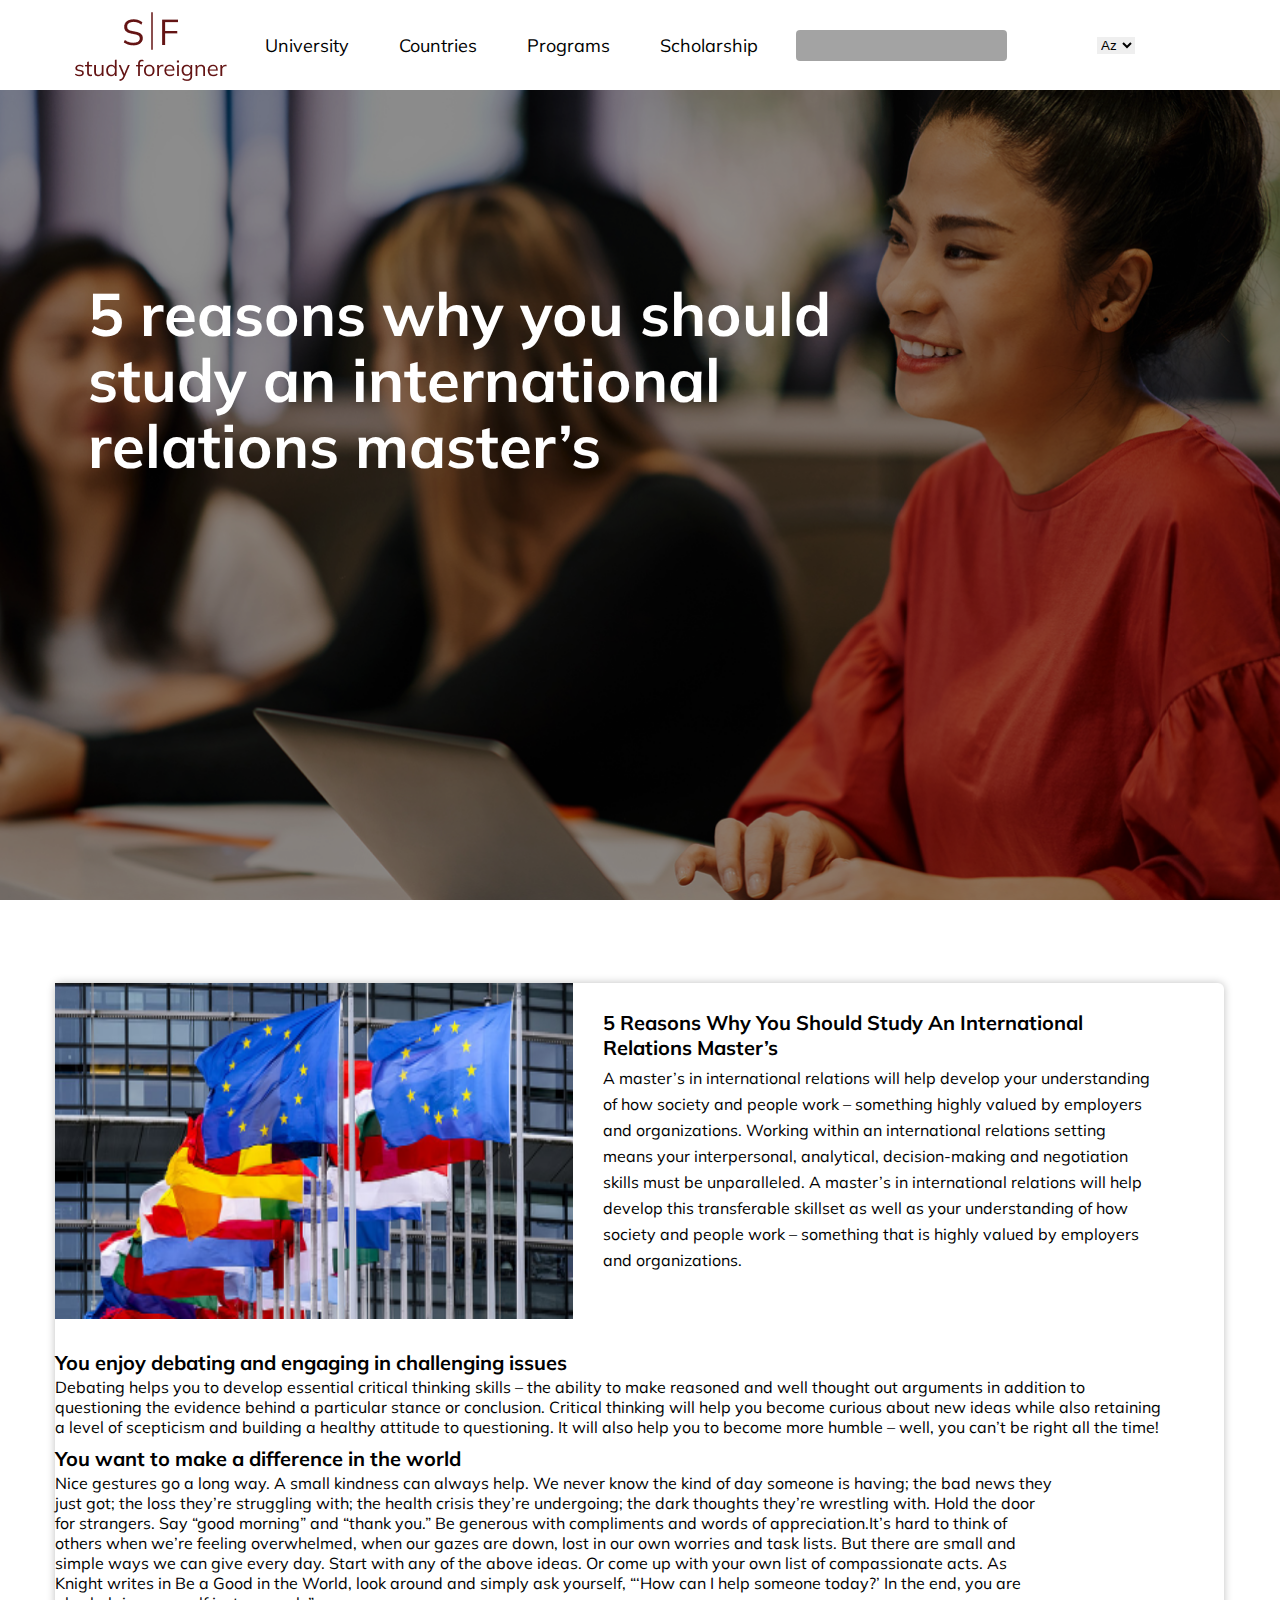
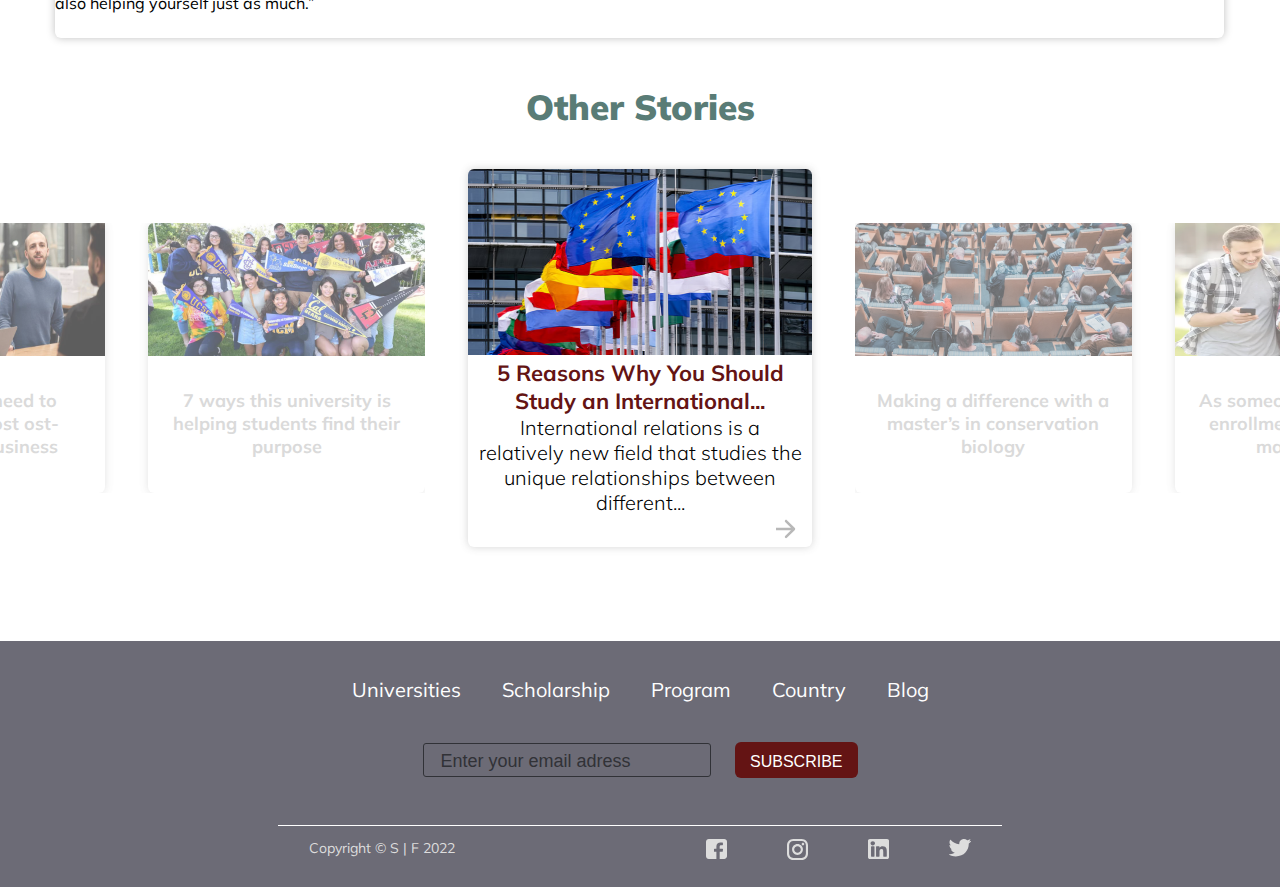
<file: scholarship.html>
<!DOCTYPE html>
<html lang="en">

<head>
    <meta charset="UTF-8">
    <meta name="viewport" content="width=device-width, initial-scale=1.0">
    <title>University</title>
    <link rel="stylesheet" href="style.css">
    <link rel="stylesheet" href="responsive.css">
    <link rel="stylesheet" href="https://cdnjs.cloudflare.com/ajax/libs/font-awesome/6.4.0/css/all.min.css"
        integrity="sha512-iecdLmaskl7CVkqkXNQ/ZH/XLlvWZOJyj7Yy7tcenmpD1ypASozpmT/E0iPtmFIB46ZmdtAc9eNBvH0H/ZpiBw=="
        crossorigin="anonymous" referrerpolicy="no-referrer" />
    <link rel="preconnect" href="https://fonts.googleapis.com">
    <link rel="preconnect" href="https://fonts.gstatic.com" crossorigin>
    <link
        href="https://fonts.googleapis.com/css2?family=Mulish:ital,wght@0,200;0,300;0,400;0,500;0,600;0,700;0,800;0,900;0,1000;1,200;1,300;1,400;1,500;1,600;1,700;1,800;1,900;1,1000&display=swap"
        rel="stylesheet">
</head>

<body>
    <header>
        <div class="header_head_container">
            <img class="logo" src="./images/Group 1120.png" alt="">
            <nav>
                <input id="nav_check" type="checkbox">
                <ul class="nav_list">
                    <li><a href="index.html">University</a></li>
                    <li><a href="countries_education.html">Countries</a></li>
                    <li><a href="top_universities.html">Programs</a></li>
                    <li><a href="scholarship.html">Scholarship</a></li>
                </ul>
            </nav>
            <div class="header_icons_container">
                <div class="inp_icon">
                    <input type="text">
                    <i class="fa-solid fa-magnifying-glass"></i>
                </div>
                <i class="fa-regular fa-user user_icon"></i>
                <select>
                    <option value="Az">Az</option>
                    <option value="Ru">Ru</option>
                    <option value="En">En</option>
                </select>
                <label for="nav_check">
                    <i class="fa-solid fa-bars"></i>
                </label>
            </div>
        </div>
        <div class="header_middle_container_scholarship">
            <div class="bg_shadow">
                <h1>5 reasons why you should 
                    study an international relations
                    master’s</h1>
            </div>
        </div>
    </header>
    <main>
        <section>
            <div class="main_container">
                <div class="grid_container_scholarship">
                    <div class="grid_card_scholarship">
                        <div class="main_text_part">
                            <img src="./images/csm_20190311_EP-086075A_EVS_124_5c7bcae4f1 1.png" alt="">
                            <div class="main_text_scholar">
                                <h2>5 Reasons Why You Should Study An International 
                                    Relations Master’s</h2>
                                <p>A master’s in international relations will help develop your understanding
                                    of how society and people work – something highly
                                    valued by employers and organizations. Working within an international
                                    relations setting means your interpersonal, analytical,
                                    decision-making and negotiation skills must be unparalleled. A master’s in
                                    international relations will help develop this transferable skillset as well as
                                    your understanding of how society and people work – something that is
                                    highly valued by employers and organizations.</p>
                            </div>
                        </div>
                        <div class="main_text_part2">
                            <h3>You enjoy debating and engaging in challenging issues</h3>
                            <p class="p1">Debating helps you to develop essential critical thinking skills – the ability to make reasoned and well thought out arguments in addition to questioning
                                the evidence behind a particular stance or conclusion. Critical thinking will help you become curious about new ideas while also retaining a level of
                                scepticism and building a healthy attitude to questioning. It will also help you to become more humble – well, you can’t be right all the time!</p>
                            <h3>You want to make a difference in the world</h3>
                            <p class="p2">Nice gestures go a long way. A small kindness can always help. We never know the kind of day someone is having; the bad news they just got; the loss they’re struggling with; the health crisis they’re undergoing; the dark thoughts they’re wrestling with. Hold the door for strangers. Say “good morning” and “thank you.” Be generous with compliments and words of appreciation.It’s hard to think of others when we’re feeling overwhelmed, when our gazes are down, lost in our own worries and task lists. But there are small and simple ways we can give every day. Start with any of the above ideas. Or come up with your own list of compassionate acts. As Knight writes in Be a Good in the World, look around and simply ask yourself, “‘How can I help someone today?’ In the end, you are also helping yourself just as much.”</p>
                        </div>
                    </div>
                </div>
            </div>
        </section>
        <section>
            <h2 class="section_header">Other Stories</h2>
            <div class="slider_container">
                <div class="left_container">
                    <div class="slider_card">
                        <img src="./images/9df20ae523e9c7fef485c80745f96505.jpeg" alt="">
                        <p>9 skills you'll need to
                            succeedIn a post ost-
                            coronavirus business world</p>
                    </div>
                    <div class="slider_card">
                        <img src="./images/Mask group (23).png" alt="">
                        <p>7 ways this university is
                            helping students find
                            their purpose</p>
                    </div>

                </div>
                <div class="center_container">
                    <img src="./images/csm_20190311_EP-086075A_EVS_124_5c7bcae4f1 1.png" alt="">
                    <div class="center_text">
                        <h2>5 Reasons Why You Should
                            Study an International...</h2>
                        <p>International relations is a relatively
                            new field that studies the unique
                            relationships between different...</p>
                        <svg xmlns="http://www.w3.org/2000/svg" width="20" height="20" viewBox="0 0 20 20" fill="none">
                                <path d="M18.8839 10.8839C19.372 10.3957 19.372 9.60427 18.8839 9.11612L10.9289 1.16116C10.4408 0.673009 9.64932 0.673009 9.16116 1.16116C8.67301 1.64932 8.67301 2.44078 9.16116 2.92893L16.2322 10L9.16117 17.0711C8.67301 17.5592 8.67301 18.3507 9.16117 18.8388C9.64932 19.327 10.4408 19.327 10.9289 18.8388L18.8839 10.8839ZM9.71364e-08 11.25L18 11.25L18 8.75L-9.71364e-08 8.75L9.71364e-08 11.25Z" fill="#B8B8B8"/>
                        </svg>
                    </div>

                </div>
                <div class="right_container">
                    <div class="slider_card">
                        <img src="./images/Mask group (24).png" alt="">
                        <p>Making a difference with
                            a master’s in conservation
                            biology</p>
                    </div>
                    <div class="slider_card">
                        <img src="./images/ee1feae9a2880ab1c16df18b508c651b.png" alt="">
                        <p>As someone who works in
                            enrollment marketing or
                            management</p>
                    </div>
                </div>
            </div>

        </section>
    </main>

    <footer>
        <div class="nav_list_footer">
            <ul>
                <li><a href="">Universities</a></li>
                <li><a href="">Scholarship</a></li>
                <li><a href="">Program</a></li>
                <li><a href="">Country</a></li>
                <li><a href="">Blog</a></li>
            </ul>
        </div>
        <div class="middle_footer">
            <input type="text" placeholder="Enter your email adress">
            <button>SUBSCRIBE</button>
        </div>
        
        <div class="footer_end">
            <p>Copyright © S | F 2022</p>
            <div class="svg_icons">
                <ul>
                    <li><a href="">
                        <svg xmlns="http://www.w3.org/2000/svg" width="21" height="20" viewBox="0 0 21 20" fill="none">
                            <path d="M18.1707 0H2.83052C1.2677 0 0.000732422 1.20659 0.000732422 2.69504V17.3049C0.000732422 18.7933 1.26765 19.9999 2.83052 19.9999H10.3962L10.4091 12.853H8.45954C8.20618 12.853 8.00054 12.6579 7.99956 12.4166L7.99021 10.1129C7.98924 9.87025 8.19549 9.67308 8.45024 9.67308H10.3963V7.44709C10.3963 4.86384 12.0529 3.45724 14.4725 3.45724H16.458C16.712 3.45724 16.918 3.65339 16.918 3.89537V5.83789C16.918 6.07978 16.7122 6.27587 16.4583 6.27602L15.2398 6.27655C13.9239 6.27655 13.6691 6.87207 13.6691 7.74602V9.67313H16.5605C16.8361 9.67313 17.0498 9.90225 17.0173 10.1628L16.7306 12.4666C16.7032 12.687 16.5069 12.8531 16.2738 12.8531H13.682L13.6691 20H18.1708C19.7337 20 21.0006 18.7934 21.0006 17.305V2.69504C21.0005 1.20659 19.7336 0 18.1707 0Z" fill="#DDDDDD"/>
                        </svg>
                    </a></li>
                    <li><a href="">
                        <svg xmlns="http://www.w3.org/2000/svg" width="21" height="21" viewBox="0 0 21 21" fill="none">
                            <path d="M14.744 0H6.25601C2.80643 0 0 2.80643 0 6.25601V14.744C0 18.1936 2.80643 21 6.25601 21H14.744C18.1936 21 21 18.1936 21 14.744V6.25601C21 2.80643 18.1935 0 14.744 0ZM18.8874 14.744C18.8874 17.0323 17.0323 18.8874 14.744 18.8874H6.25601C3.96769 18.8874 2.1126 17.0323 2.1126 14.744V6.25601C2.1126 3.96765 3.96769 2.1126 6.25601 2.1126H14.744C17.0323 2.1126 18.8874 3.96765 18.8874 6.25601V14.744Z" fill="#DDDDDD"/>
                            <path d="M10.5 5.06836C7.50516 5.06836 5.06866 7.50486 5.06866 10.4997C5.06866 13.4945 7.50516 15.931 10.5 15.931C13.4949 15.931 15.9314 13.4945 15.9314 10.4997C15.9314 7.50482 13.4949 5.06836 10.5 5.06836ZM10.5 13.8185C8.6671 13.8185 7.18126 12.3326 7.18126 10.4997C7.18126 8.6668 8.66714 7.18096 10.5 7.18096C12.3329 7.18096 13.8188 8.6668 13.8188 10.4997C13.8188 12.3326 12.3329 13.8185 10.5 13.8185Z" fill="#DDDDDD"/>
                            <path d="M15.9418 6.41152C16.6606 6.41152 17.2433 5.82883 17.2433 5.11006C17.2433 4.39128 16.6606 3.80859 15.9418 3.80859C15.2231 3.80859 14.6404 4.39128 14.6404 5.11006C14.6404 5.82883 15.2231 6.41152 15.9418 6.41152Z" fill="#DDDDDD"/>
                        </svg>
                    </a></li>
                    <li><a href="">
                        <svg xmlns="http://www.w3.org/2000/svg" width="21" height="20" viewBox="0 0 21 20" fill="none">
                            <path d="M19.1004 0H1.89962C0.8505 0 0 0.81 0 1.80916V18.1908C0 19.19 0.8505 20 1.89962 20H19.1003C20.1495 20 21 19.19 21 18.1908V1.80916C21 0.81 20.1495 0 19.1004 0ZM6.49829 17.2693C6.49829 17.5601 6.2508 17.7958 5.94547 17.7958H3.59226C3.28694 17.7958 3.03945 17.5601 3.03945 17.2693V7.8745C3.03945 7.58372 3.28694 7.34801 3.59226 7.34801H5.94547C6.2508 7.34801 6.49829 7.58372 6.49829 7.8745V17.2693ZM4.76887 6.46241C3.53421 6.46241 2.5333 5.50916 2.5333 4.3333C2.5333 3.15743 3.53421 2.20419 4.76887 2.20419C6.00353 2.20419 7.00443 3.15743 7.00443 4.3333C7.00443 5.50916 6.00358 6.46241 4.76887 6.46241ZM18.7961 17.3117C18.7961 17.5791 18.5685 17.7958 18.2878 17.7958H15.7626C15.4819 17.7958 15.2544 17.5791 15.2544 17.3117V12.905C15.2544 12.2476 15.4568 10.0243 13.4505 10.0243C11.8942 10.0243 11.5786 11.5461 11.5152 12.2291V17.3117C11.5152 17.5791 11.2877 17.7958 11.0069 17.7958H8.56465C8.28395 17.7958 8.05636 17.5791 8.05636 17.3117V7.83209C8.05636 7.56476 8.28395 7.34801 8.56465 7.34801H11.0069C11.2876 7.34801 11.5152 7.56476 11.5152 7.83209V8.65173C12.0923 7.82696 12.9499 7.19037 14.7758 7.19037C18.8192 7.19037 18.7961 10.7881 18.7961 12.7648V17.3117Z" fill="#DDDDDD"/>
                        </svg>
                    </a></li>
                    <li><a href="">
                        <svg xmlns="http://www.w3.org/2000/svg" width="22" height="18" viewBox="0 0 22 18" fill="none">
                            <path d="M21.6501 2.03208C21.1613 2.23898 20.6539 2.40221 20.1332 2.52038C20.7069 1.99998 21.1383 1.34907 21.3816 0.622543C21.4511 0.415131 21.2151 0.235777 21.0189 0.34683C20.2946 0.756943 19.5143 1.0646 18.6998 1.26137C18.6526 1.27278 18.6038 1.27857 18.5549 1.27857C18.4065 1.27857 18.2623 1.22599 18.1489 1.13055C17.2823 0.401512 16.1677 0 15.0106 0C14.5099 0 14.0043 0.0744963 13.508 0.221441C11.9701 0.676764 10.7834 1.8877 10.4111 3.38172C10.2714 3.94211 10.2336 4.503 10.2986 5.0488C10.3061 5.11152 10.275 5.15529 10.2559 5.17582C10.2223 5.21182 10.1746 5.23245 10.1251 5.23245C10.1195 5.23245 10.1139 5.2322 10.1082 5.23168C6.74177 4.93314 3.70606 3.385 1.56026 0.872502C1.45084 0.744348 1.24101 0.760066 1.15379 0.902864C0.733592 1.59099 0.511529 2.37804 0.511529 3.17892C0.511529 4.40629 1.02812 5.56295 1.92543 6.40616C1.54809 6.32076 1.18287 6.18626 0.843604 6.00639C0.679471 5.91935 0.477523 6.03123 0.475216 6.21043C0.451723 8.03377 1.57008 9.6562 3.24542 10.3868C3.21168 10.3875 3.17794 10.3879 3.14415 10.3879C2.87859 10.3879 2.6097 10.3634 2.34505 10.3151C2.16021 10.2815 2.00493 10.4488 2.06232 10.6199C2.6061 12.2404 4.06785 13.4349 5.8171 13.7061C4.36533 14.6364 2.67471 15.1271 0.915103 15.1271L0.366545 15.1268C0.197531 15.1268 0.054585 15.2319 0.0115134 15.3882C-0.0309144 15.5421 0.0472365 15.7045 0.191363 15.7845C2.17415 16.886 4.43581 17.4681 6.73282 17.4681C8.74345 17.4681 10.6242 17.0872 12.3229 16.3361C13.8802 15.6475 15.2564 14.6632 16.4131 13.4105C17.4907 12.2435 18.3334 10.8964 18.9176 9.4066C19.4745 7.98646 19.7689 6.47114 19.7689 5.02443V4.95551C19.7688 4.72322 19.8789 4.50464 20.0709 4.35585C20.7996 3.79112 21.4342 3.12633 21.9569 2.37999C22.0949 2.18292 21.8772 1.93593 21.6501 2.03208Z" fill="#DDDDDD"/>
                        </svg>
                    </a></li>
                </ul>

            </div>
        </div>

    </footer>
</body>
</file>
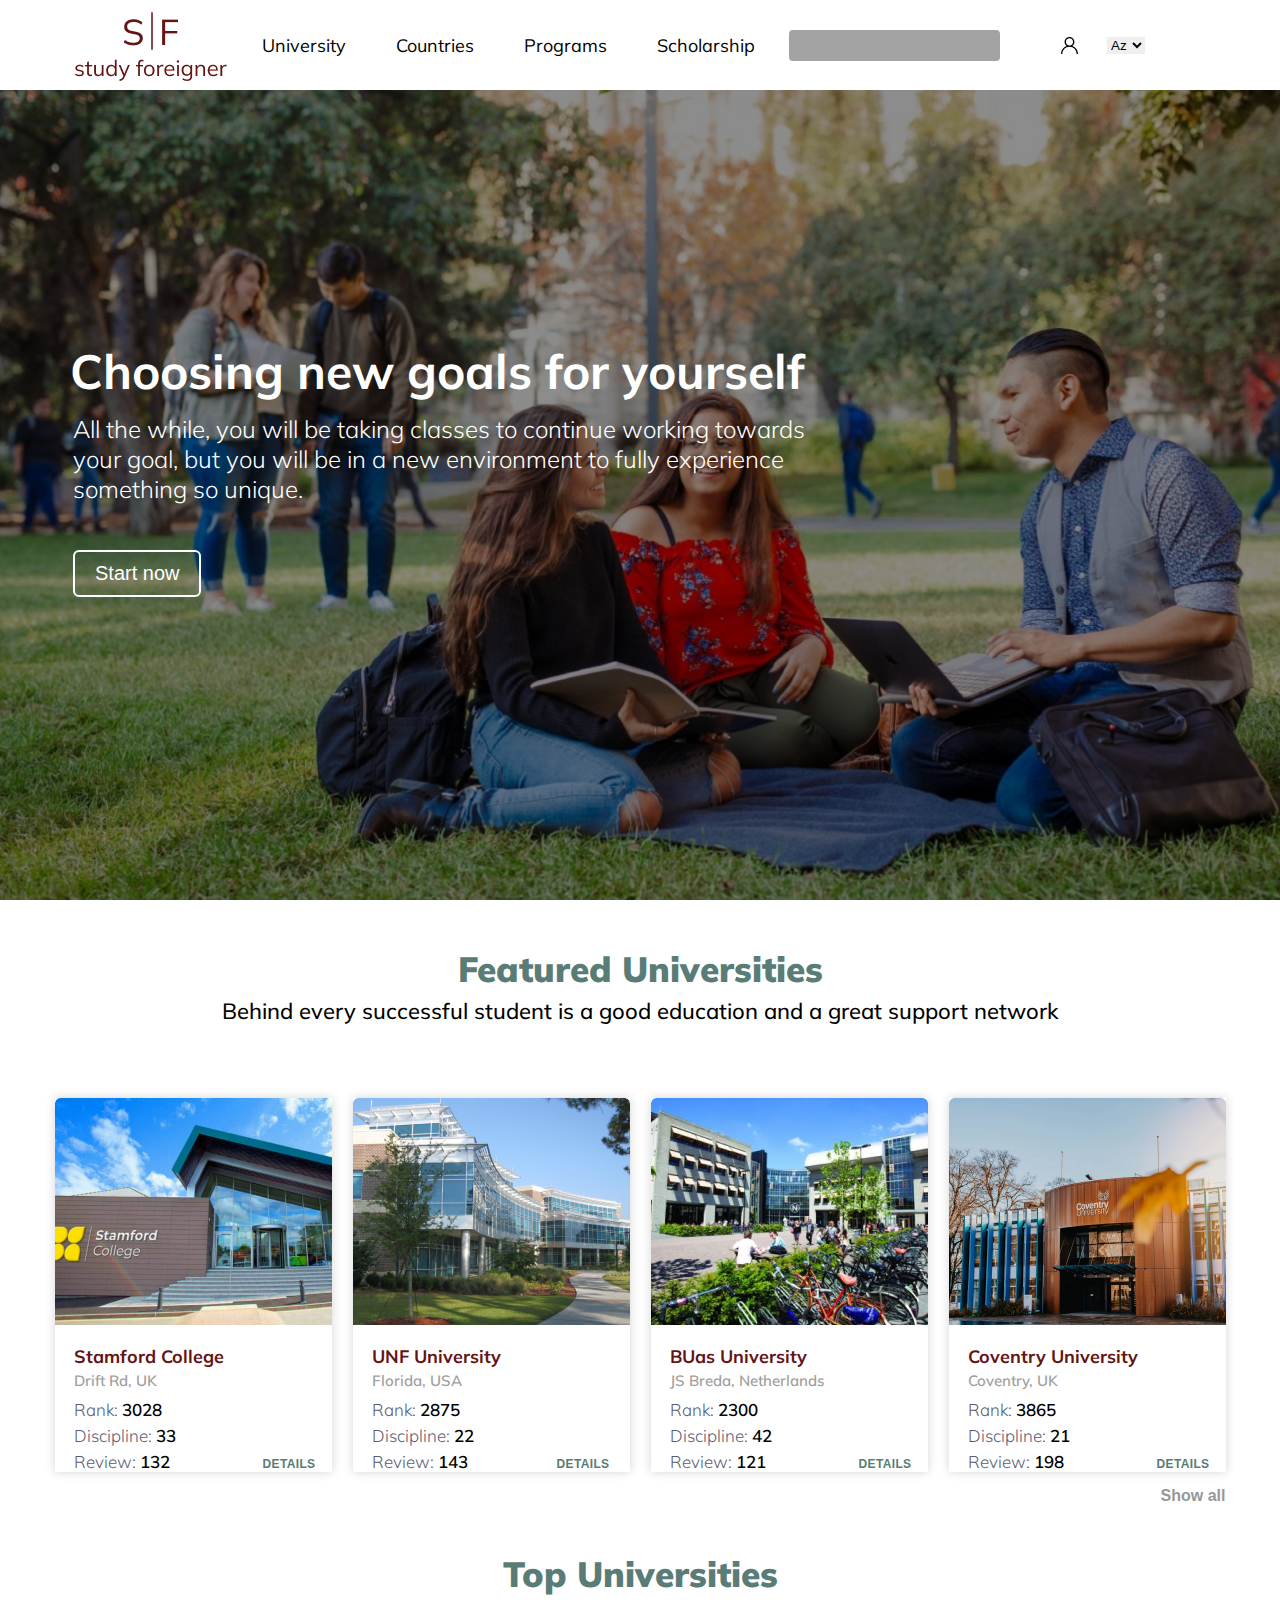
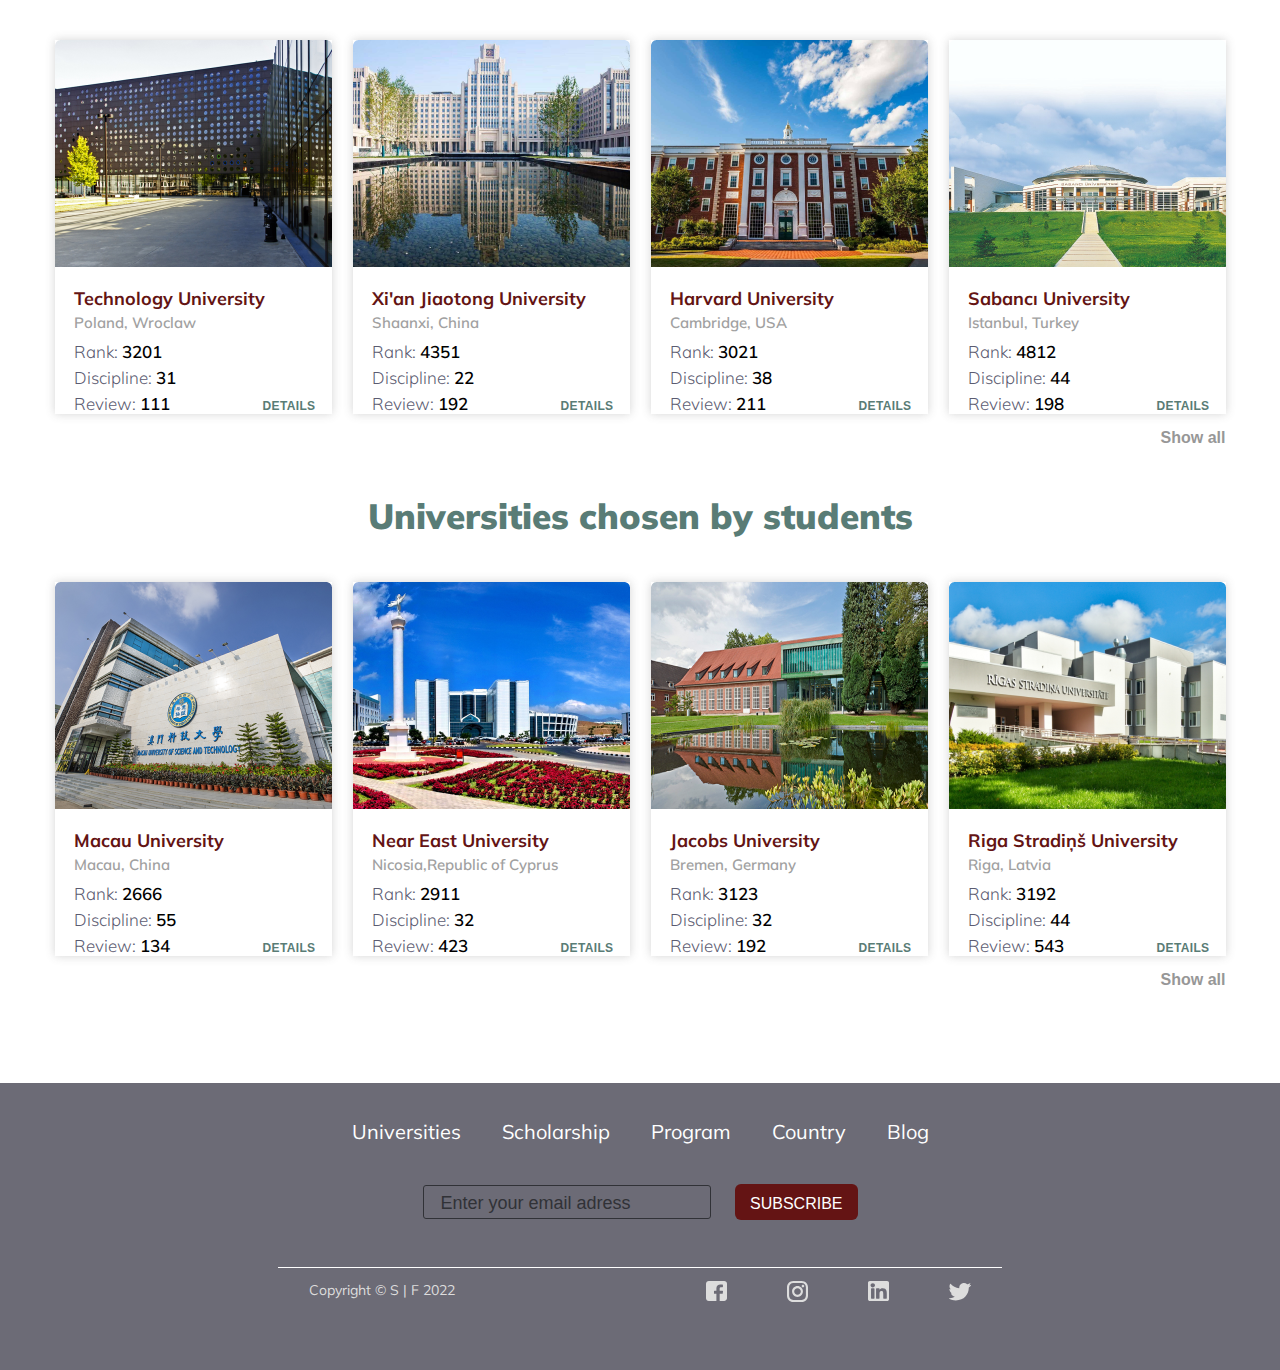
<file: top universities.html>
<!DOCTYPE html>
<html lang="en">

<head>
    <meta charset="UTF-8">
    <meta name="viewport" content="width=device-width, initial-scale=1.0">
    <title>University</title>
    <link rel="stylesheet" href="style.css">
    <link rel="stylesheet" href="responsive.css">
    <link rel="stylesheet" href="https://cdnjs.cloudflare.com/ajax/libs/font-awesome/6.4.0/css/all.min.css"
        integrity="sha512-iecdLmaskl7CVkqkXNQ/ZH/XLlvWZOJyj7Yy7tcenmpD1ypASozpmT/E0iPtmFIB46ZmdtAc9eNBvH0H/ZpiBw=="
        crossorigin="anonymous" referrerpolicy="no-referrer" />
    <link rel="preconnect" href="https://fonts.googleapis.com">
    <link rel="preconnect" href="https://fonts.gstatic.com" crossorigin>
    <link
        href="https://fonts.googleapis.com/css2?family=Mulish:ital,wght@0,200;0,300;0,400;0,500;0,600;0,700;0,800;0,900;0,1000;1,200;1,300;1,400;1,500;1,600;1,700;1,800;1,900;1,1000&display=swap"
        rel="stylesheet">
</head>

<body>
    <header>
        <div class="header_head_container">
            <img class="logo" src="./images/Group 1120.png" alt="">
            <nav>
                <ul class="nav_list">
                    <li><a href="">University</a></li>
                    <li><a href="">Countries</a></li>
                    <li><a href="">Programs</a></li>
                    <li><a href="">Scholarship</a></li>
                </ul>
            </nav>
            <div class="header_icons_container">
                <div class="inp_icon">
                    <input type="text">
                    <i class="fa-solid fa-magnifying-glass"></i>
                </div>
                <svg class="user_icon" xmlns="http://www.w3.org/2000/svg" width="17" height="17" viewBox="0 0 17 17" fill="none">
                    <path
                        d="M14.5104 10.9896C13.5846 10.0638 12.4827 9.37846 11.2804 8.96358C12.5681 8.07669 13.4141 6.59241 13.4141 4.91406C13.4141 2.20445 11.2096 0 8.5 0C5.79039 0 3.58594 2.20445 3.58594 4.91406C3.58594 6.59241 4.43192 8.07669 5.71964 8.96358C4.51735 9.37846 3.41541 10.0638 2.4896 10.9896C0.884166 12.595 0 14.7296 0 17H1.32812C1.32812 13.0454 4.54541 9.82812 8.5 9.82812C12.4546 9.82812 15.6719 13.0454 15.6719 17H17C17 14.7296 16.1158 12.595 14.5104 10.9896ZM8.5 8.5C6.52272 8.5 4.91406 6.89138 4.91406 4.91406C4.91406 2.93675 6.52272 1.32812 8.5 1.32812C10.4773 1.32812 12.0859 2.93675 12.0859 4.91406C12.0859 6.89138 10.4773 8.5 8.5 8.5Z"
                        fill="black" />
                </svg>
                <select>
                    <option value="Az">Az</option>
                    <option value="Ru">Ru</option>
                    <option value="En">En</option>
                </select>
            </div>
        </div>
        <div class="header_middle_container_universities">
            <div class="bg_shadow">
                <h1>Choosing new goals for yourself</h1>
                <p>All the while, you will be taking classes to continue working towards
                    your goal, but you will be in a new environment to fully experience
                    something so unique.</p>
                <button>Start now</button>
            </div>
        </div>
    </header>
    <main>
        <section>
            <h2 class="section_header">Featured Universities</h2>
            <p class="section_p">Behind every successful student is a good education and a great support network</p>
            <div class="main_container">
                <div class="grid_container">
                        <div class="grid_card_universities">
                            <img src="./images/Mask group (10).png" alt="">
                            <div class="grid_card_container_universities">
                                <h4>Stamford College</h4>
                                <p class="country">Drift Rd, UK</p>
                                <div class="grid_card_text_country">
                                    <p class="rank">Rank: <span>3028</span></p>
                                    <p class="discipline">Discipline: <span>33</span></p>
                                    <div>
                                        <p class="review">Review: <span>132</span> <button>DETAILS</button></p>
                                    </div>
                                    
                                </div>
                            </div>
                        </div>
                        <div class="grid_card_universities">
                            <img src="./images/Mask group (11).png" alt="">
                            <div class="grid_card_container_universities">
                                <h4>UNF University</h4>
                                <p class="country">Florida, USA</p>
                                <div class="grid_card_text_country">
                                    <p class="rank">Rank: <span>2875</span></p>
                                    <p class="discipline">Discipline: <span>22</span></p>
                                    <p class="review">Review: <span>143</span><button>DETAILS</button></p>
                                </div>
                            </div>
                        </div>
                        <div class="grid_card_universities">
                            <img src="./images/Mask group (12).png" alt="">
                            <div class="grid_card_container_universities">
                                <h4>BUas University</h4>
                                <p class="country"> JS Breda, Netherlands</p>
                                <div class="grid_card_text_country">
                                    <p class="rank">Rank: <span>2300</span></p>
                                    <p class="discipline">Discipline: <span>42</span></p>
                                    <p class="review">Review: <span>121</span> <button>DETAILS</button></p>
                                </div>
                            </div>
                        </div>
                        <div class="grid_card_universities">
                            <img src="./images/Mask group (13).png" alt="">
                            <div class="grid_card_container_universities">
                                <h4>Coventry University</h4>
                                <p class="country">Coventry, UK</p>
                                <div class="grid_card_text_country">
                                    <p class="rank">Rank: <span>3865</span></p>
                                    <p class="discipline">Discipline: <span>21</span></p>
                                    <p class="review">Review: <span>198</span> <button>DETAILS</button></p>
                                </div>
                            </div>
                        </div>
                </div>
                <button class="show_all">Show all</button>
            </div>
        </section>
        <section>
            <div class="main_container">
                <h2 class="section_header">Top Universities</h2>
                <div class="grid_container">
                    <div class="grid_card_universities">
                        <img src="./images/Mask group (14).png" alt="">
                        <div class="grid_card_container_universities">
                            <h4>Technology University</h4>
                            <p class="country">Poland, Wroclaw</p>
                            <div class="grid_card_text_country">
                                <p class="rank">Rank: <span>3201</span></p>
                                <p class="discipline">Discipline: <span>31</span></p>
                                <p class="review">Review: <span>111</span> <button>DETAILS</button></p>
                            </div>
                        </div>
                    </div>
                    <div class="grid_card_universities">
                        <img src="./images/Mask group (15).png" alt="">
                        <div class="grid_card_container_universities">
                            <h4>Xi'an Jiaotong University</h4>
                            <p class="country">Shaanxi, China</p>
                            <div class="grid_card_text_country">
                                <p class="rank">Rank: <span>4351</span></p>
                                <p class="discipline">Discipline: <span>22</span></p>
                                <p class="review">Review: <span>192</span> <button>DETAILS</button></p>
                            </div>
                        </div>
                    </div>
                    <div class="grid_card_universities">
                        <img src="./images/Mask group (17).png" alt="">
                        <div class="grid_card_container_universities">
                            <h4>Harvard University</h4>
                            <p class="country"> Cambridge, USA</p>
                            <div class="grid_card_text_country">
                                <p class="rank">Rank: <span>3021</span></p>
                                <p class="discipline">Discipline: <span>38</span></p>
                                <p class="review">Review: <span>211</span> <button>DETAILS</button></p>
                            </div>
                        </div>
                    </div>
                    <div class="grid_card_universities">
                        <img src="./images/Mask group (16).png" alt="">
                        <div class="grid_card_container_universities">
                            <h4>Sabancı University</h4>
                            <p class="country">Istanbul, Turkey</p>
                            <div class="grid_card_text_country">
                                <p class="rank">Rank:  <span>4812</span></p>
                                <p class="discipline">Discipline: <span>44</span></p>
                                <p class="review">Review: <span>198</span> <button>DETAILS</button></p>
                            </div>
                        </div>
                    </div>
                </div>
                <button class="show_all">Show all</button>
    
    
            </div>
            

        </section>
        <section>
            <div class="main_container">
                <h2 class="section_header">Universities chosen by students</h2>
                <div class="grid_container">
                    <div class="grid_card_universities">
                        <img src="./images/Mask group (18).png" alt="">
                        <div class="grid_card_container_universities">
                            <h4>Macau University </h4>
                            <p class="country">Macau, China</p>
                            <div class="grid_card_text_country">
                                <p class="rank">Rank: <span>2666</span></p>
                                <p class="discipline">Discipline: <span>55</span></p>
                                <p class="review">Review: <span>134</span> <button>DETAILS</button></p>
                            </div>
                        </div>
                    </div>
                    <div class="grid_card_universities">
                        <img src="./images/Mask group (19).png" alt="">
                        <div class="grid_card_container_universities">
                            <h4>Near East University</h4>
                            <p class="country">Nicosia,Republic of Cyprus</p>
                            <div class="grid_card_text_country">
                                <p class="rank">Rank: <span>2911</span></p>
                                <p class="discipline">Discipline: <span>32</span></p>
                                <p class="review">Review: <span>423</span> <button>DETAILS</button></p>
                            </div>
                        </div>
                    </div>
                    <div class="grid_card_universities">
                        <img src="./images/Mask group (20).png" alt="">
                        <div class="grid_card_container_universities">
                            <h4>Jacobs University</h4>
                            <p class="country"> Bremen, Germany</p>
                            <div class="grid_card_text_country">
                                <p class="rank">Rank: <span>3123</span></p>
                                <p class="discipline">Discipline: <span>32</span></p>
                                <p class="review">Review: <span>192</span> <button>DETAILS</button></p>
                            </div>
                        </div>
                    </div>
                    <div class="grid_card_universities">
                        <img src="./images/Mask group (21).png" alt="">
                        <div class="grid_card_container_universities">
                            <h4>Riga Stradiņš University</h4>
                            <p class="country">Riga, Latvia</p>
                            <div class="grid_card_text_country">
                                <p class="rank">Rank: <span>3192</span></p>
                                <p class="discipline">Discipline: <span>44</span></p>
                                <p class="review">Review: <span>543</span> <button>DETAILS</button></p>
                            </div>
                        </div>
                    </div>
                </div>
                <button class="show_all">Show all</button>
            </div>            
        </section>
    </main>
    <footer>
        <div class="nav_list_footer">
            <ul>
                <li><a href="">Universities</a></li>
                <li><a href="">Scholarship</a></li>
                <li><a href="">Program</a></li>
                <li><a href="">Country</a></li>
                <li><a href="">Blog</a></li>
            </ul>
            <div class="middle_footer">
                <input type="text" placeholder="Enter your email adress">
                <button>SUBSCRIBE</button>
            </div>
            <div class="footer_end">
                <p>Copyright © S | F 2022</p>
                <div class="svg_icons">
                    <ul>
                        <li><a href="">
                            <svg xmlns="http://www.w3.org/2000/svg" width="21" height="20" viewBox="0 0 21 20" fill="none">
                                <path d="M18.1707 0H2.83052C1.2677 0 0.000732422 1.20659 0.000732422 2.69504V17.3049C0.000732422 18.7933 1.26765 19.9999 2.83052 19.9999H10.3962L10.4091 12.853H8.45954C8.20618 12.853 8.00054 12.6579 7.99956 12.4166L7.99021 10.1129C7.98924 9.87025 8.19549 9.67308 8.45024 9.67308H10.3963V7.44709C10.3963 4.86384 12.0529 3.45724 14.4725 3.45724H16.458C16.712 3.45724 16.918 3.65339 16.918 3.89537V5.83789C16.918 6.07978 16.7122 6.27587 16.4583 6.27602L15.2398 6.27655C13.9239 6.27655 13.6691 6.87207 13.6691 7.74602V9.67313H16.5605C16.8361 9.67313 17.0498 9.90225 17.0173 10.1628L16.7306 12.4666C16.7032 12.687 16.5069 12.8531 16.2738 12.8531H13.682L13.6691 20H18.1708C19.7337 20 21.0006 18.7934 21.0006 17.305V2.69504C21.0005 1.20659 19.7336 0 18.1707 0Z" fill="#DDDDDD"/>
                            </svg>
                        </a></li>
                        <li><a href="">
                            <svg xmlns="http://www.w3.org/2000/svg" width="21" height="21" viewBox="0 0 21 21" fill="none">
                                <path d="M14.744 0H6.25601C2.80643 0 0 2.80643 0 6.25601V14.744C0 18.1936 2.80643 21 6.25601 21H14.744C18.1936 21 21 18.1936 21 14.744V6.25601C21 2.80643 18.1935 0 14.744 0ZM18.8874 14.744C18.8874 17.0323 17.0323 18.8874 14.744 18.8874H6.25601C3.96769 18.8874 2.1126 17.0323 2.1126 14.744V6.25601C2.1126 3.96765 3.96769 2.1126 6.25601 2.1126H14.744C17.0323 2.1126 18.8874 3.96765 18.8874 6.25601V14.744Z" fill="#DDDDDD"/>
                                <path d="M10.5 5.06836C7.50516 5.06836 5.06866 7.50486 5.06866 10.4997C5.06866 13.4945 7.50516 15.931 10.5 15.931C13.4949 15.931 15.9314 13.4945 15.9314 10.4997C15.9314 7.50482 13.4949 5.06836 10.5 5.06836ZM10.5 13.8185C8.6671 13.8185 7.18126 12.3326 7.18126 10.4997C7.18126 8.6668 8.66714 7.18096 10.5 7.18096C12.3329 7.18096 13.8188 8.6668 13.8188 10.4997C13.8188 12.3326 12.3329 13.8185 10.5 13.8185Z" fill="#DDDDDD"/>
                                <path d="M15.9418 6.41152C16.6606 6.41152 17.2433 5.82883 17.2433 5.11006C17.2433 4.39128 16.6606 3.80859 15.9418 3.80859C15.2231 3.80859 14.6404 4.39128 14.6404 5.11006C14.6404 5.82883 15.2231 6.41152 15.9418 6.41152Z" fill="#DDDDDD"/>
                            </svg>
                        </a></li>
                        <li><a href="">
                            <svg xmlns="http://www.w3.org/2000/svg" width="21" height="20" viewBox="0 0 21 20" fill="none">
                                <path d="M19.1004 0H1.89962C0.8505 0 0 0.81 0 1.80916V18.1908C0 19.19 0.8505 20 1.89962 20H19.1003C20.1495 20 21 19.19 21 18.1908V1.80916C21 0.81 20.1495 0 19.1004 0ZM6.49829 17.2693C6.49829 17.5601 6.2508 17.7958 5.94547 17.7958H3.59226C3.28694 17.7958 3.03945 17.5601 3.03945 17.2693V7.8745C3.03945 7.58372 3.28694 7.34801 3.59226 7.34801H5.94547C6.2508 7.34801 6.49829 7.58372 6.49829 7.8745V17.2693ZM4.76887 6.46241C3.53421 6.46241 2.5333 5.50916 2.5333 4.3333C2.5333 3.15743 3.53421 2.20419 4.76887 2.20419C6.00353 2.20419 7.00443 3.15743 7.00443 4.3333C7.00443 5.50916 6.00358 6.46241 4.76887 6.46241ZM18.7961 17.3117C18.7961 17.5791 18.5685 17.7958 18.2878 17.7958H15.7626C15.4819 17.7958 15.2544 17.5791 15.2544 17.3117V12.905C15.2544 12.2476 15.4568 10.0243 13.4505 10.0243C11.8942 10.0243 11.5786 11.5461 11.5152 12.2291V17.3117C11.5152 17.5791 11.2877 17.7958 11.0069 17.7958H8.56465C8.28395 17.7958 8.05636 17.5791 8.05636 17.3117V7.83209C8.05636 7.56476 8.28395 7.34801 8.56465 7.34801H11.0069C11.2876 7.34801 11.5152 7.56476 11.5152 7.83209V8.65173C12.0923 7.82696 12.9499 7.19037 14.7758 7.19037C18.8192 7.19037 18.7961 10.7881 18.7961 12.7648V17.3117Z" fill="#DDDDDD"/>
                            </svg>
                        </a></li>
                        <li><a href="">
                            <svg xmlns="http://www.w3.org/2000/svg" width="22" height="18" viewBox="0 0 22 18" fill="none">
                                <path d="M21.6501 2.03208C21.1613 2.23898 20.6539 2.40221 20.1332 2.52038C20.7069 1.99998 21.1383 1.34907 21.3816 0.622543C21.4511 0.415131 21.2151 0.235777 21.0189 0.34683C20.2946 0.756943 19.5143 1.0646 18.6998 1.26137C18.6526 1.27278 18.6038 1.27857 18.5549 1.27857C18.4065 1.27857 18.2623 1.22599 18.1489 1.13055C17.2823 0.401512 16.1677 0 15.0106 0C14.5099 0 14.0043 0.0744963 13.508 0.221441C11.9701 0.676764 10.7834 1.8877 10.4111 3.38172C10.2714 3.94211 10.2336 4.503 10.2986 5.0488C10.3061 5.11152 10.275 5.15529 10.2559 5.17582C10.2223 5.21182 10.1746 5.23245 10.1251 5.23245C10.1195 5.23245 10.1139 5.2322 10.1082 5.23168C6.74177 4.93314 3.70606 3.385 1.56026 0.872502C1.45084 0.744348 1.24101 0.760066 1.15379 0.902864C0.733592 1.59099 0.511529 2.37804 0.511529 3.17892C0.511529 4.40629 1.02812 5.56295 1.92543 6.40616C1.54809 6.32076 1.18287 6.18626 0.843604 6.00639C0.679471 5.91935 0.477523 6.03123 0.475216 6.21043C0.451723 8.03377 1.57008 9.6562 3.24542 10.3868C3.21168 10.3875 3.17794 10.3879 3.14415 10.3879C2.87859 10.3879 2.6097 10.3634 2.34505 10.3151C2.16021 10.2815 2.00493 10.4488 2.06232 10.6199C2.6061 12.2404 4.06785 13.4349 5.8171 13.7061C4.36533 14.6364 2.67471 15.1271 0.915103 15.1271L0.366545 15.1268C0.197531 15.1268 0.054585 15.2319 0.0115134 15.3882C-0.0309144 15.5421 0.0472365 15.7045 0.191363 15.7845C2.17415 16.886 4.43581 17.4681 6.73282 17.4681C8.74345 17.4681 10.6242 17.0872 12.3229 16.3361C13.8802 15.6475 15.2564 14.6632 16.4131 13.4105C17.4907 12.2435 18.3334 10.8964 18.9176 9.4066C19.4745 7.98646 19.7689 6.47114 19.7689 5.02443V4.95551C19.7688 4.72322 19.8789 4.50464 20.0709 4.35585C20.7996 3.79112 21.4342 3.12633 21.9569 2.37999C22.0949 2.18292 21.8772 1.93593 21.6501 2.03208Z" fill="#DDDDDD"/>
                            </svg>
                        </a></li>
                    </ul>
                </div>
            </div>
        </div>

    </footer>
</body>

</html>
</file>
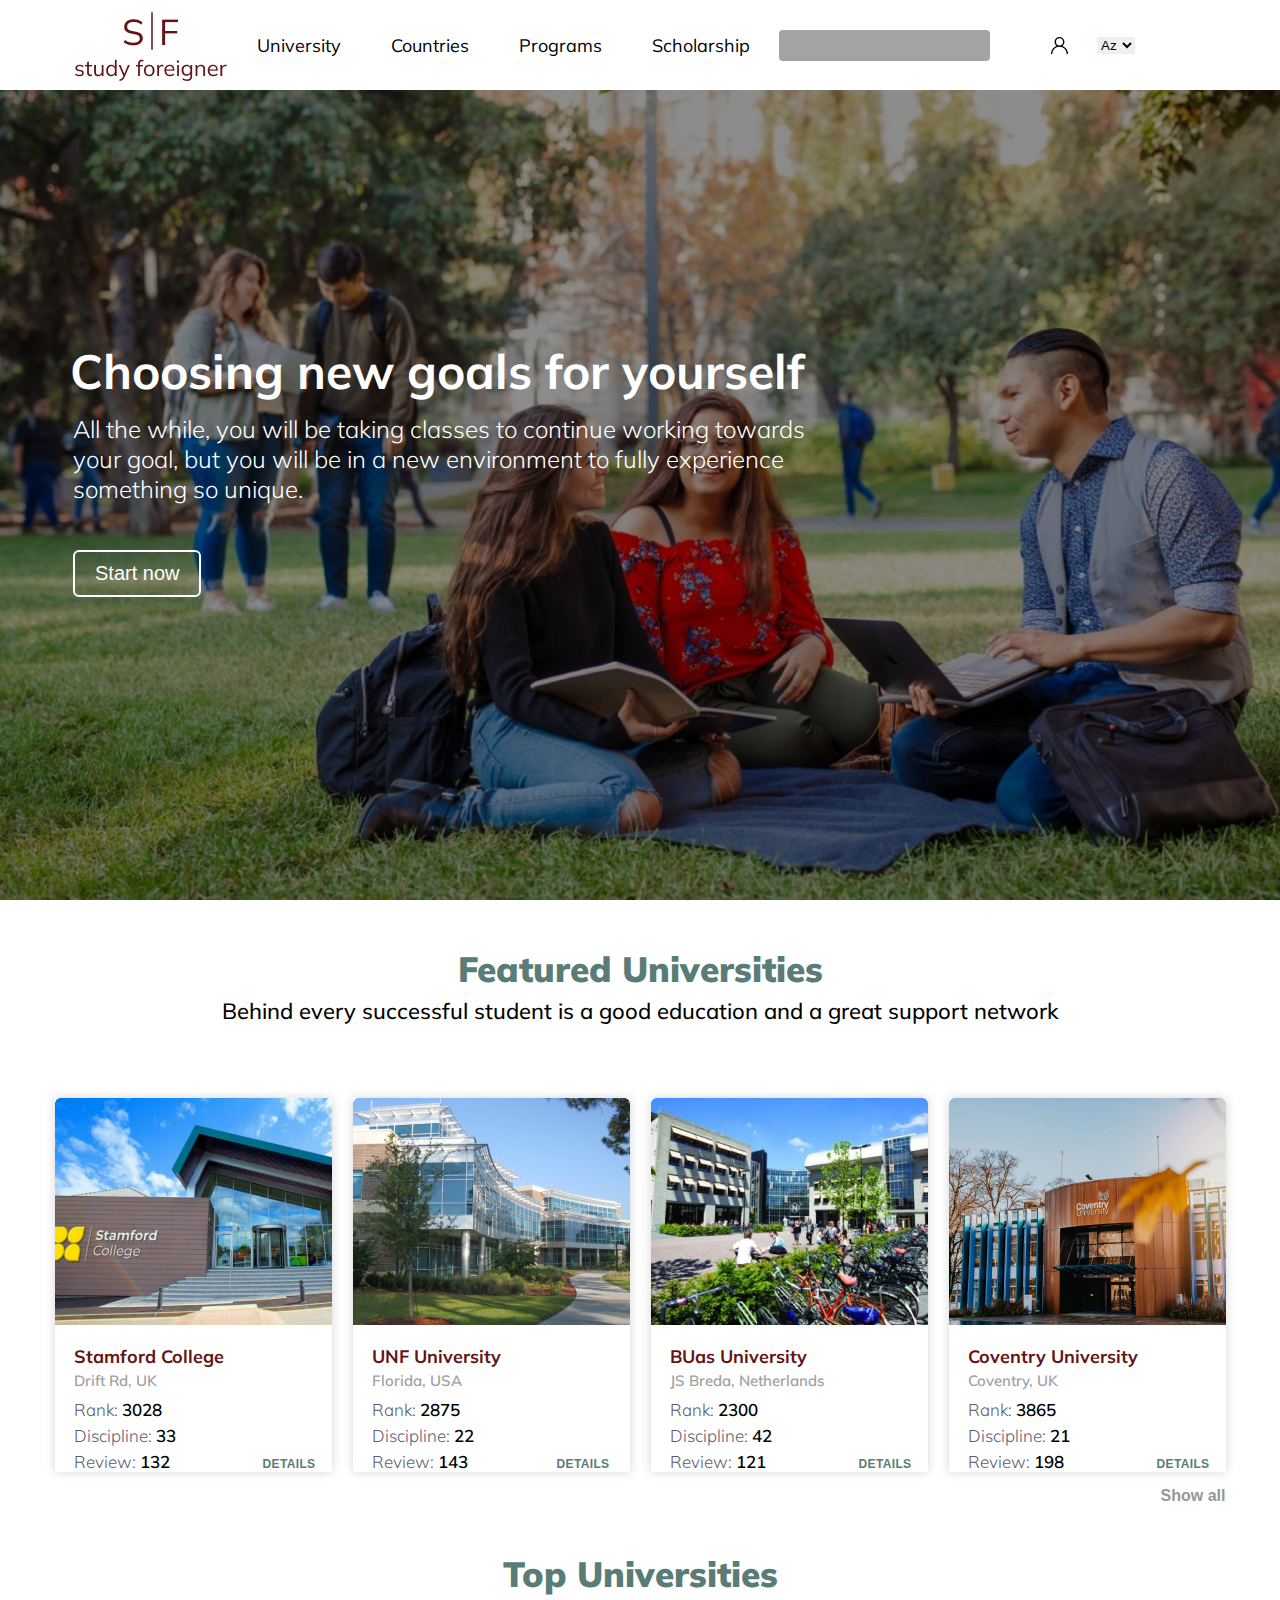
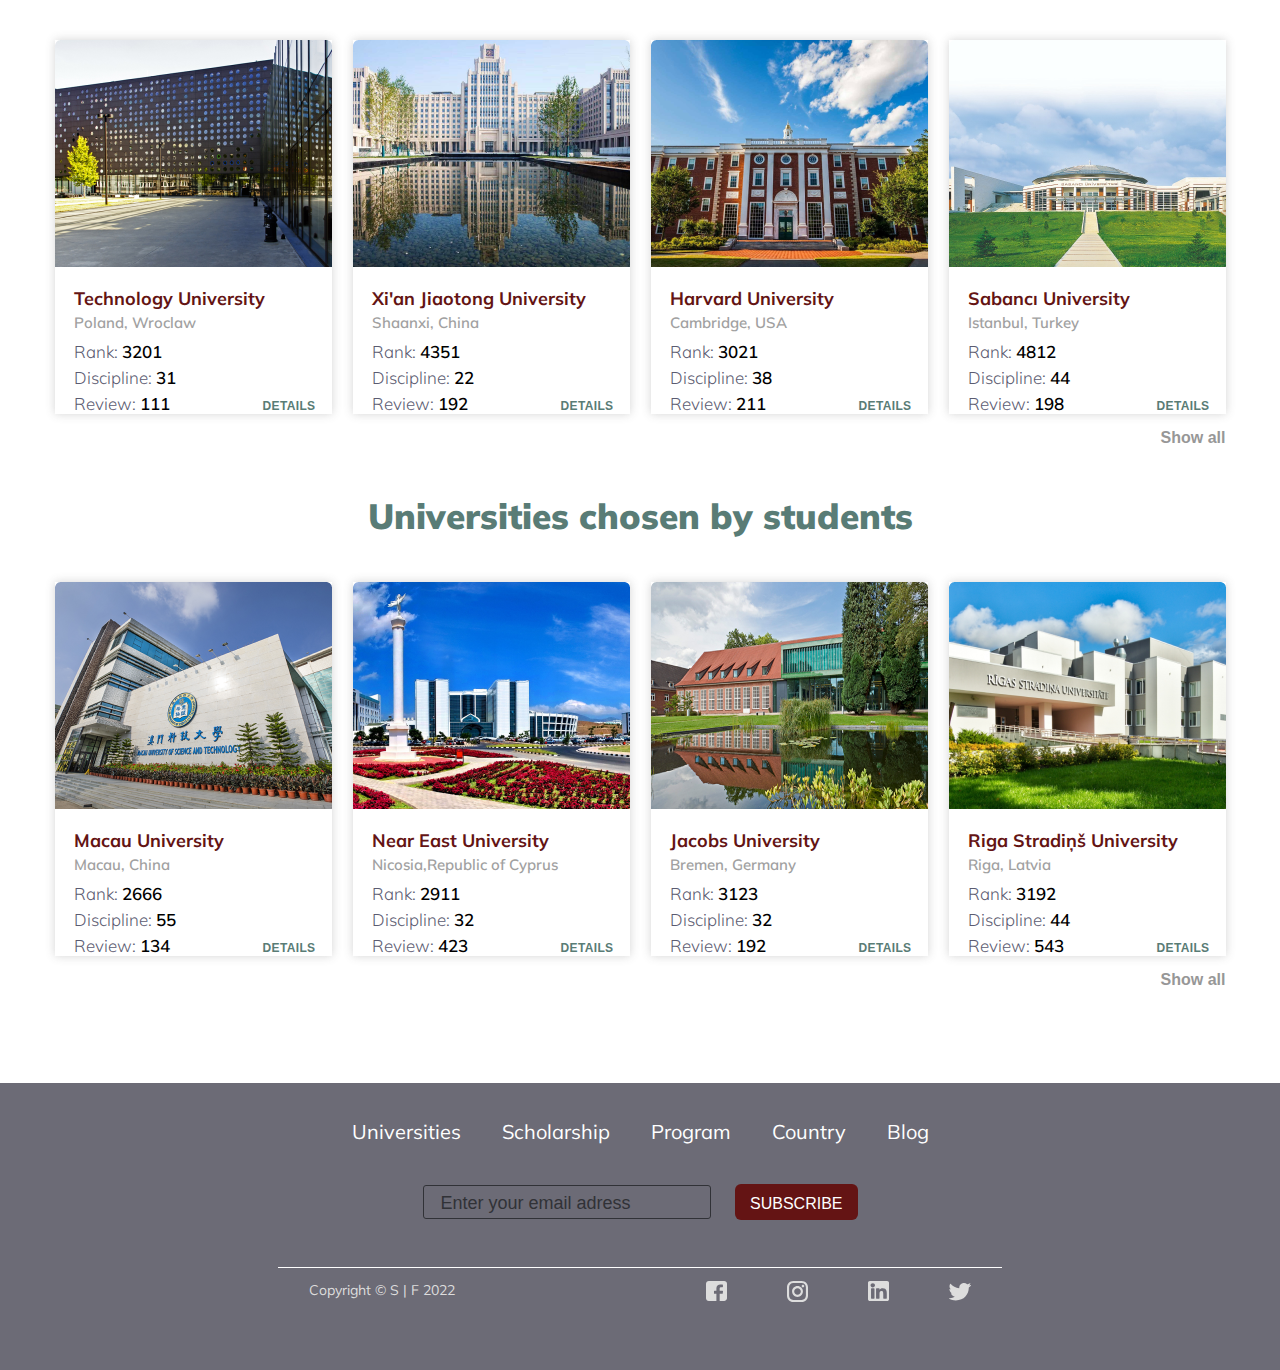
<file: top_universities.html>
<!DOCTYPE html>
<html lang="en">

<head>
    <meta charset="UTF-8">
    <meta name="viewport" content="width=device-width, initial-scale=1.0">
    <title>University</title>
    <link rel="stylesheet" href="style.css">
    <link rel="stylesheet" href="responsive.css">
    <link rel="stylesheet" href="https://cdnjs.cloudflare.com/ajax/libs/font-awesome/6.4.0/css/all.min.css"
        integrity="sha512-iecdLmaskl7CVkqkXNQ/ZH/XLlvWZOJyj7Yy7tcenmpD1ypASozpmT/E0iPtmFIB46ZmdtAc9eNBvH0H/ZpiBw=="
        crossorigin="anonymous" referrerpolicy="no-referrer" />
    <link rel="preconnect" href="https://fonts.googleapis.com">
    <link rel="preconnect" href="https://fonts.gstatic.com" crossorigin>
    <link
        href="https://fonts.googleapis.com/css2?family=Mulish:ital,wght@0,200;0,300;0,400;0,500;0,600;0,700;0,800;0,900;0,1000;1,200;1,300;1,400;1,500;1,600;1,700;1,800;1,900;1,1000&display=swap"
        rel="stylesheet">
</head>

<body>
    <header>
        <div class="header_head_container">
            <img class="logo" src="./images/Group 1120.png" alt="">
            <nav>
                <input id="nav_check" type="checkbox">
                <ul class="nav_list">
                    <li><a href="index.html">University</a></li>
                    <li><a href="countries_education.html">Countries</a></li>
                    <li><a href="top_universities.html">Programs</a></li>
                    <li><a href="scholarship.html">Scholarship</a></li>
                </ul>
            </nav>
            <div class="header_icons_container">
                <div class="inp_icon">
                    <input type="text">
                    <i class="fa-solid fa-magnifying-glass"></i>
                </div>
                <svg class="user_icon" xmlns="http://www.w3.org/2000/svg" width="17" height="17" viewBox="0 0 17 17" fill="none">
                    <path
                        d="M14.5104 10.9896C13.5846 10.0638 12.4827 9.37846 11.2804 8.96358C12.5681 8.07669 13.4141 6.59241 13.4141 4.91406C13.4141 2.20445 11.2096 0 8.5 0C5.79039 0 3.58594 2.20445 3.58594 4.91406C3.58594 6.59241 4.43192 8.07669 5.71964 8.96358C4.51735 9.37846 3.41541 10.0638 2.4896 10.9896C0.884166 12.595 0 14.7296 0 17H1.32812C1.32812 13.0454 4.54541 9.82812 8.5 9.82812C12.4546 9.82812 15.6719 13.0454 15.6719 17H17C17 14.7296 16.1158 12.595 14.5104 10.9896ZM8.5 8.5C6.52272 8.5 4.91406 6.89138 4.91406 4.91406C4.91406 2.93675 6.52272 1.32812 8.5 1.32812C10.4773 1.32812 12.0859 2.93675 12.0859 4.91406C12.0859 6.89138 10.4773 8.5 8.5 8.5Z"
                        fill="black" />
                </svg>
                <select>
                    <option value="Az">Az</option>
                    <option value="Ru">Ru</option>
                    <option value="En">En</option>
                </select>
                <label for="nav_check">
                    <i class="fa-solid fa-bars"></i>
                </label>
            </div>
        </div>
        <div class="header_middle_container_universities">
            <div class="bg_shadow">
                <h1>Choosing new goals for yourself</h1>
                <p>All the while, you will be taking classes to continue working towards
                    your goal, but you will be in a new environment to fully experience
                    something so unique.</p>
                <button>Start now</button>
            </div>
        </div>
    </header>
    <main>
        <section>
            <h2 class="section_header">Featured Universities</h2>
            <p class="section_p">Behind every successful student is a good education and a great support network</p>
            <div class="main_container">
                <div class="grid_container">
                        <div class="grid_card_universities">
                            <img src="./images/Mask group (10).png" alt="">
                            <div class="grid_card_container_universities">
                                <h4>Stamford College</h4>
                                <p class="country">Drift Rd, UK</p>
                                <div class="grid_card_text_country">
                                    <p class="rank">Rank: <span>3028</span></p>
                                    <p class="discipline">Discipline: <span>33</span></p>
                                    <div>
                                        <p class="review">Review: <span>132</span> <button>DETAILS</button></p>
                                    </div>
                                    
                                </div>
                            </div>
                        </div>
                        <div class="grid_card_universities">
                            <img src="./images/Mask group (11).png" alt="">
                            <div class="grid_card_container_universities">
                                <h4>UNF University</h4>
                                <p class="country">Florida, USA</p>
                                <div class="grid_card_text_country">
                                    <p class="rank">Rank: <span>2875</span></p>
                                    <p class="discipline">Discipline: <span>22</span></p>
                                    <p class="review">Review: <span>143</span><button>DETAILS</button></p>
                                </div>
                            </div>
                        </div>
                        <div class="grid_card_universities">
                            <img src="./images/Mask group (12).png" alt="">
                            <div class="grid_card_container_universities">
                                <h4>BUas University</h4>
                                <p class="country"> JS Breda, Netherlands</p>
                                <div class="grid_card_text_country">
                                    <p class="rank">Rank: <span>2300</span></p>
                                    <p class="discipline">Discipline: <span>42</span></p>
                                    <p class="review">Review: <span>121</span> <button>DETAILS</button></p>
                                </div>
                            </div>
                        </div>
                        <div class="grid_card_universities">
                            <img src="./images/Mask group (13).png" alt="">
                            <div class="grid_card_container_universities">
                                <h4>Coventry University</h4>
                                <p class="country">Coventry, UK</p>
                                <div class="grid_card_text_country">
                                    <p class="rank">Rank: <span>3865</span></p>
                                    <p class="discipline">Discipline: <span>21</span></p>
                                    <p class="review">Review: <span>198</span> <button>DETAILS</button></p>
                                </div>
                            </div>
                        </div>
                </div>
                <button class="show_all">Show all</button>
            </div>
        </section>
        <section>
            <div class="main_container">
                <h2 class="section_header">Top Universities</h2>
                <div class="grid_container">
                    <div class="grid_card_universities">
                        <img src="./images/Mask group (14).png" alt="">
                        <div class="grid_card_container_universities">
                            <h4>Technology University</h4>
                            <p class="country">Poland, Wroclaw</p>
                            <div class="grid_card_text_country">
                                <p class="rank">Rank: <span>3201</span></p>
                                <p class="discipline">Discipline: <span>31</span></p>
                                <p class="review">Review: <span>111</span> <button>DETAILS</button></p>
                            </div>
                        </div>
                    </div>
                    <div class="grid_card_universities">
                        <img src="./images/Mask group (15).png" alt="">
                        <div class="grid_card_container_universities">
                            <h4>Xi'an Jiaotong University</h4>
                            <p class="country">Shaanxi, China</p>
                            <div class="grid_card_text_country">
                                <p class="rank">Rank: <span>4351</span></p>
                                <p class="discipline">Discipline: <span>22</span></p>
                                <p class="review">Review: <span>192</span> <button>DETAILS</button></p>
                            </div>
                        </div>
                    </div>
                    <div class="grid_card_universities">
                        <img src="./images/Mask group (17).png" alt="">
                        <div class="grid_card_container_universities">
                            <h4>Harvard University</h4>
                            <p class="country"> Cambridge, USA</p>
                            <div class="grid_card_text_country">
                                <p class="rank">Rank: <span>3021</span></p>
                                <p class="discipline">Discipline: <span>38</span></p>
                                <p class="review">Review: <span>211</span> <button>DETAILS</button></p>
                            </div>
                        </div>
                    </div>
                    <div class="grid_card_universities">
                        <img src="./images/Mask group (16).png" alt="">
                        <div class="grid_card_container_universities">
                            <h4>Sabancı University</h4>
                            <p class="country">Istanbul, Turkey</p>
                            <div class="grid_card_text_country">
                                <p class="rank">Rank:  <span>4812</span></p>
                                <p class="discipline">Discipline: <span>44</span></p>
                                <p class="review">Review: <span>198</span> <button>DETAILS</button></p>
                            </div>
                        </div>
                    </div>
                </div>
                <button class="show_all">Show all</button>
    
    
            </div>
            

        </section>
        <section>
            <div class="main_container">
                <h2 class="section_header">Universities chosen by students</h2>
                <div class="grid_container">
                    <div class="grid_card_universities">
                        <img src="./images/Mask group (18).png" alt="">
                        <div class="grid_card_container_universities">
                            <h4>Macau University </h4>
                            <p class="country">Macau, China</p>
                            <div class="grid_card_text_country">
                                <p class="rank">Rank: <span>2666</span></p>
                                <p class="discipline">Discipline: <span>55</span></p>
                                <p class="review">Review: <span>134</span> <button>DETAILS</button></p>
                            </div>
                        </div>
                    </div>
                    <div class="grid_card_universities">
                        <img src="./images/Mask group (19).png" alt="">
                        <div class="grid_card_container_universities">
                            <h4>Near East University</h4>
                            <p class="country">Nicosia,Republic of Cyprus</p>
                            <div class="grid_card_text_country">
                                <p class="rank">Rank: <span>2911</span></p>
                                <p class="discipline">Discipline: <span>32</span></p>
                                <p class="review">Review: <span>423</span> <button>DETAILS</button></p>
                            </div>
                        </div>
                    </div>
                    <div class="grid_card_universities">
                        <img src="./images/Mask group (20).png" alt="">
                        <div class="grid_card_container_universities">
                            <h4>Jacobs University</h4>
                            <p class="country"> Bremen, Germany</p>
                            <div class="grid_card_text_country">
                                <p class="rank">Rank: <span>3123</span></p>
                                <p class="discipline">Discipline: <span>32</span></p>
                                <p class="review">Review: <span>192</span> <button>DETAILS</button></p>
                            </div>
                        </div>
                    </div>
                    <div class="grid_card_universities">
                        <img src="./images/Mask group (21).png" alt="">
                        <div class="grid_card_container_universities">
                            <h4>Riga Stradiņš University</h4>
                            <p class="country">Riga, Latvia</p>
                            <div class="grid_card_text_country">
                                <p class="rank">Rank: <span>3192</span></p>
                                <p class="discipline">Discipline: <span>44</span></p>
                                <p class="review">Review: <span>543</span> <button>DETAILS</button></p>
                            </div>
                        </div>
                    </div>
                </div>
                <button class="show_all">Show all</button>
            </div>            
        </section>
    </main>
    <footer>
        <div class="nav_list_footer">
            <ul>
                <li><a href="">Universities</a></li>
                <li><a href="">Scholarship</a></li>
                <li><a href="">Program</a></li>
                <li><a href="">Country</a></li>
                <li><a href="">Blog</a></li>
            </ul>
            <div class="middle_footer">
                <input type="text" placeholder="Enter your email adress">
                <button>SUBSCRIBE</button>
            </div>
            <div class="footer_end">
                <p>Copyright © S | F 2022</p>
                <div class="svg_icons">
                    <ul>
                        <li><a href="">
                            <svg xmlns="http://www.w3.org/2000/svg" width="21" height="20" viewBox="0 0 21 20" fill="none">
                                <path d="M18.1707 0H2.83052C1.2677 0 0.000732422 1.20659 0.000732422 2.69504V17.3049C0.000732422 18.7933 1.26765 19.9999 2.83052 19.9999H10.3962L10.4091 12.853H8.45954C8.20618 12.853 8.00054 12.6579 7.99956 12.4166L7.99021 10.1129C7.98924 9.87025 8.19549 9.67308 8.45024 9.67308H10.3963V7.44709C10.3963 4.86384 12.0529 3.45724 14.4725 3.45724H16.458C16.712 3.45724 16.918 3.65339 16.918 3.89537V5.83789C16.918 6.07978 16.7122 6.27587 16.4583 6.27602L15.2398 6.27655C13.9239 6.27655 13.6691 6.87207 13.6691 7.74602V9.67313H16.5605C16.8361 9.67313 17.0498 9.90225 17.0173 10.1628L16.7306 12.4666C16.7032 12.687 16.5069 12.8531 16.2738 12.8531H13.682L13.6691 20H18.1708C19.7337 20 21.0006 18.7934 21.0006 17.305V2.69504C21.0005 1.20659 19.7336 0 18.1707 0Z" fill="#DDDDDD"/>
                            </svg>
                        </a></li>
                        <li><a href="">
                            <svg xmlns="http://www.w3.org/2000/svg" width="21" height="21" viewBox="0 0 21 21" fill="none">
                                <path d="M14.744 0H6.25601C2.80643 0 0 2.80643 0 6.25601V14.744C0 18.1936 2.80643 21 6.25601 21H14.744C18.1936 21 21 18.1936 21 14.744V6.25601C21 2.80643 18.1935 0 14.744 0ZM18.8874 14.744C18.8874 17.0323 17.0323 18.8874 14.744 18.8874H6.25601C3.96769 18.8874 2.1126 17.0323 2.1126 14.744V6.25601C2.1126 3.96765 3.96769 2.1126 6.25601 2.1126H14.744C17.0323 2.1126 18.8874 3.96765 18.8874 6.25601V14.744Z" fill="#DDDDDD"/>
                                <path d="M10.5 5.06836C7.50516 5.06836 5.06866 7.50486 5.06866 10.4997C5.06866 13.4945 7.50516 15.931 10.5 15.931C13.4949 15.931 15.9314 13.4945 15.9314 10.4997C15.9314 7.50482 13.4949 5.06836 10.5 5.06836ZM10.5 13.8185C8.6671 13.8185 7.18126 12.3326 7.18126 10.4997C7.18126 8.6668 8.66714 7.18096 10.5 7.18096C12.3329 7.18096 13.8188 8.6668 13.8188 10.4997C13.8188 12.3326 12.3329 13.8185 10.5 13.8185Z" fill="#DDDDDD"/>
                                <path d="M15.9418 6.41152C16.6606 6.41152 17.2433 5.82883 17.2433 5.11006C17.2433 4.39128 16.6606 3.80859 15.9418 3.80859C15.2231 3.80859 14.6404 4.39128 14.6404 5.11006C14.6404 5.82883 15.2231 6.41152 15.9418 6.41152Z" fill="#DDDDDD"/>
                            </svg>
                        </a></li>
                        <li><a href="">
                            <svg xmlns="http://www.w3.org/2000/svg" width="21" height="20" viewBox="0 0 21 20" fill="none">
                                <path d="M19.1004 0H1.89962C0.8505 0 0 0.81 0 1.80916V18.1908C0 19.19 0.8505 20 1.89962 20H19.1003C20.1495 20 21 19.19 21 18.1908V1.80916C21 0.81 20.1495 0 19.1004 0ZM6.49829 17.2693C6.49829 17.5601 6.2508 17.7958 5.94547 17.7958H3.59226C3.28694 17.7958 3.03945 17.5601 3.03945 17.2693V7.8745C3.03945 7.58372 3.28694 7.34801 3.59226 7.34801H5.94547C6.2508 7.34801 6.49829 7.58372 6.49829 7.8745V17.2693ZM4.76887 6.46241C3.53421 6.46241 2.5333 5.50916 2.5333 4.3333C2.5333 3.15743 3.53421 2.20419 4.76887 2.20419C6.00353 2.20419 7.00443 3.15743 7.00443 4.3333C7.00443 5.50916 6.00358 6.46241 4.76887 6.46241ZM18.7961 17.3117C18.7961 17.5791 18.5685 17.7958 18.2878 17.7958H15.7626C15.4819 17.7958 15.2544 17.5791 15.2544 17.3117V12.905C15.2544 12.2476 15.4568 10.0243 13.4505 10.0243C11.8942 10.0243 11.5786 11.5461 11.5152 12.2291V17.3117C11.5152 17.5791 11.2877 17.7958 11.0069 17.7958H8.56465C8.28395 17.7958 8.05636 17.5791 8.05636 17.3117V7.83209C8.05636 7.56476 8.28395 7.34801 8.56465 7.34801H11.0069C11.2876 7.34801 11.5152 7.56476 11.5152 7.83209V8.65173C12.0923 7.82696 12.9499 7.19037 14.7758 7.19037C18.8192 7.19037 18.7961 10.7881 18.7961 12.7648V17.3117Z" fill="#DDDDDD"/>
                            </svg>
                        </a></li>
                        <li><a href="">
                            <svg xmlns="http://www.w3.org/2000/svg" width="22" height="18" viewBox="0 0 22 18" fill="none">
                                <path d="M21.6501 2.03208C21.1613 2.23898 20.6539 2.40221 20.1332 2.52038C20.7069 1.99998 21.1383 1.34907 21.3816 0.622543C21.4511 0.415131 21.2151 0.235777 21.0189 0.34683C20.2946 0.756943 19.5143 1.0646 18.6998 1.26137C18.6526 1.27278 18.6038 1.27857 18.5549 1.27857C18.4065 1.27857 18.2623 1.22599 18.1489 1.13055C17.2823 0.401512 16.1677 0 15.0106 0C14.5099 0 14.0043 0.0744963 13.508 0.221441C11.9701 0.676764 10.7834 1.8877 10.4111 3.38172C10.2714 3.94211 10.2336 4.503 10.2986 5.0488C10.3061 5.11152 10.275 5.15529 10.2559 5.17582C10.2223 5.21182 10.1746 5.23245 10.1251 5.23245C10.1195 5.23245 10.1139 5.2322 10.1082 5.23168C6.74177 4.93314 3.70606 3.385 1.56026 0.872502C1.45084 0.744348 1.24101 0.760066 1.15379 0.902864C0.733592 1.59099 0.511529 2.37804 0.511529 3.17892C0.511529 4.40629 1.02812 5.56295 1.92543 6.40616C1.54809 6.32076 1.18287 6.18626 0.843604 6.00639C0.679471 5.91935 0.477523 6.03123 0.475216 6.21043C0.451723 8.03377 1.57008 9.6562 3.24542 10.3868C3.21168 10.3875 3.17794 10.3879 3.14415 10.3879C2.87859 10.3879 2.6097 10.3634 2.34505 10.3151C2.16021 10.2815 2.00493 10.4488 2.06232 10.6199C2.6061 12.2404 4.06785 13.4349 5.8171 13.7061C4.36533 14.6364 2.67471 15.1271 0.915103 15.1271L0.366545 15.1268C0.197531 15.1268 0.054585 15.2319 0.0115134 15.3882C-0.0309144 15.5421 0.0472365 15.7045 0.191363 15.7845C2.17415 16.886 4.43581 17.4681 6.73282 17.4681C8.74345 17.4681 10.6242 17.0872 12.3229 16.3361C13.8802 15.6475 15.2564 14.6632 16.4131 13.4105C17.4907 12.2435 18.3334 10.8964 18.9176 9.4066C19.4745 7.98646 19.7689 6.47114 19.7689 5.02443V4.95551C19.7688 4.72322 19.8789 4.50464 20.0709 4.35585C20.7996 3.79112 21.4342 3.12633 21.9569 2.37999C22.0949 2.18292 21.8772 1.93593 21.6501 2.03208Z" fill="#DDDDDD"/>
                            </svg>
                        </a></li>
                    </ul>
                </div>
            </div>
        </div>

    </footer>
</body>

</html>
</file>
<file: style.css>
html{
    font-size: 10px;
}
:root{
    --ag: #fff;
    --black: #000;
    --blue: #597C76;
    --grey: #979797;
    --green: #597C76;
    --red: #641414;
    --white_grey : #A1A1A1;
    --foter_bg : #6C6B76;
    --footer_middle : #313237;
    --footer_p : #DDD;
    --footer_border_top : #FFFFFF;
}
body{
    font-size: 1.6rem;
    font-family: 'Mulish', sans-serif;
}

*{
  margin: 0;
  padding: 0; 
  box-sizing: border-box; 
}

ul li{
list-style: none;
}

a{
    text-decoration: none;
}

select{
    border: none;
    outline: none;
}

header{
    height: 100vh;
}

.header_head_container{
    display: flex;
    justify-content: space-between;
    align-items: center;
    height: 10vh;
}

.nav_list{
    display: flex;
    gap: 50px;
}

#nav_check{
    display: none;
}

.nav_list li a{
    color: var(--black);
    font-size: 1.8rem;
    font-weight: 400;
}

.header_icons_container{
    display: flex;
    align-items: center;
    margin-right: 135px;
}
.header_icons_container label{
    margin-left: 10px;
}

.user_icon{
    margin-right: 29px;
    margin-left: 61px;
}
.logo{
    margin-left: 74px;
}

.inp_icon{
    background-color: rgba(0, 0, 0, 0.36);
    width: 211px;
    height: 31px;
    display: flex;
    align-items: center;
    border-radius: 4px;

}

.inp_icon i{
    color: var(--ag);
}

.inp_icon input{
background: none;
border: none;
outline: none;
width: 85%;
font-size: 2rem;
}

.header_middle_container{
background: url('./images/Massachusetts-Institute-of-Technology-1200x600\ 1.png');
height: 90vh;
background-repeat: no-repeat;
background-size: cover;
background-position: center;
}

.header_middle_container_universities{
    background: url('./images/image\ 28.png');
    height: 90vh;
    background-repeat: no-repeat;
    background-size: cover;
    background-position: center;
}

.header_middle_container_country{
    background: url('./images/image\ 66.png');
    height: 90vh;
    background-repeat: no-repeat;
    background-size: cover;
    background-position: center;
}
.header_middle_container_scholarship{
    background: url('./images/ms-in-international-business_program-detail-page-hero_1900x1300\ 1.png');
    height: 90vh;
    background-repeat: no-repeat;
    background-size: cover;
    background-position: center;
}

.header_middle_container_scholarship h1{
    color: var(--ag);
    font-size: 6rem;
    font-weight: 700;
    line-height: 66px;
    margin-top: 191px;
    display: inline-block;
    margin-left: 88px;
    max-width: 897px;
}

.header_middle_container h1{
    margin-top: 192px;
    display: inline-block;
    margin-left: 70px;
    color: var(--ag);
    font-size: 4.8rem;
    font-weight: 700;
    max-width: 593px;
}

.header_middle_container_country .country{
    color: var(--ag);
    font-size: 7rem;
    font-weight: 700;
    max-width: 951px;
    margin-top: 148px;
    display: inline-block;
    margin-left: 74px;
}

.header_middle_container_universities h1{
    color: var(--ag);
    font-size: 4.8rem;
    font-weight: 700;
    margin-top: 251px;
    margin-left: 70px;
    display: inline-block;
}

.header_middle_container p{
    margin-left: 72px;
    margin-top: 17px;
    color: var(--ag);
    font-size: 2.4rem;
    font-weight: 300;
    max-width: 307px;
}
.header_middle_container_universities p{
    color: var(--ag);
    font-size: 2.4rem;
    font-weight: 300;
    max-width: 739px;
    margin-top: 13px;
    margin-left: 73px; 
}
.header_middle_container button{
    margin-left: 70px;
    margin-top: 22px;
    background: none;
    color: var(--ag);
    font-size: 2rem;
    font-weight: 500;
    border-radius: 6px;
    border: 2px solid var(--ag);
    padding: 10px 42px;
}

.header_middle_container_universities button{
    margin-left: 73px;
    margin-top: 46px;
    border-radius: 6px;
    border: 2px solid var(--ag);
    color: var(--ag);
    font-size: 2rem;
    font-weight: 400;
    background: none;
    padding: 10px 20px;
}

.middle_buttons{
    margin-left: 77px;
    display: flex;
    gap: 30px;
    margin-top: 56px;
}

.middle_buttons button{
    color: var(--ag);
    font-size: 2rem;
    font-weight: 600;
    background: none;
    border: 2px solid var(--ag);
    padding: 9px 24px 11px;
    border-radius: 6px;
    /* margin-top: 56px; */
}

.middle_buttons .all{
    background: var(--red);
    border: none;
    box-shadow: 0px 0px 9px 0px rgba(255, 255, 255, 0.25);

}

.bg_shadow{
    background-color: rgba(0, 0, 0, 0.45);
    height: 100%;
}


/* main header */
.section_header{
    text-align: center;
    margin-top: 47px;
    color: var(--blue);
    font-size: 3.5rem;
    font-weight: 900;
}

.section_p{
    text-align: center;
    color: var(--black);
    font-size: 2.2rem;
    font-weight: 500;
    margin-top: 6px;
    margin-bottom: 29px;
    line-height: 28px;
}
.main_header{
    color: var(--grey);
    font-size: 2.5rem;
    font-style: italic;
    font-weight: 800;
    line-height: 31px;
    margin-bottom: 15px;
}

.main_container{
    max-width: 1171px;
    margin-left: auto;
    margin-right: auto;
}

.grid_card{
    background-color: var(--ag);
    border-radius: 6px;
    box-shadow: 0px 0px 9px rgba(69, 69, 69, 0.23);
    max-width: 277px;
    height: 270px;
}

.grid_container{
    max-width: 1171px;
    display: grid;
    grid-template-columns: repeat(auto-fill,minmax(277px,1fr));
    gap: 20px;
}

.grid_card img{
    border-radius: 6px 6px 0 0;
    height: 133px;
    width: 100%;
}

.grid_card_container h4{
    margin-top: 18px;
    margin-bottom: 5px;
    color: var(--red);
    font-size: 1.8rem;
    font-weight: 700;
    text-align: center;
}


.grid_card_container p{
    text-align: center;
    max-width: 224px;
    margin-left: auto;
    margin-right: auto;
    color: var(--black);
    font-size: 1.6rem;
    font-weight: 300;
}

.grid_card_container svg{
 margin-left: auto;
 display: block;
 margin-right: 17px;
 margin-bottom: 25px;
}

.view_all{
    color: var(--grey);
    font-size: 1.6rem;
    font-weight: 700;
    border: none;
    outline: none;
    background: none;
    display: block;
    margin-left: auto;
    margin-top: 15px;
}

.grid_card_countries{
    background-color: var(--ag);
    border-radius: 6px;
    box-shadow: 0px 0px 9px rgba(69, 69, 69, 0.23);
    min-width: 277px;
    height: 270px;
    position: relative;
}

.grid_card_countries img{
    height: 100%;
    border-radius: 6px;
    width: 100%;
}

.grid_card_countries button{
    font-size: 1.8rem;
    font-weight: 600;
    background: var(--red);
    color: var(--ag);
    padding: 4px 17px 5px 18px;
    position: absolute;
    bottom: 28px;
    left: 21px;
    border: none;
    border-radius: 6px;
}



/* countries education middle */

.main_container_middle{
    max-width: 1191px;
    margin-left: auto;
    margin-right: auto;
}

.main_container_middle .main_p{
    color: var(--black);
    text-align: center;
    font-size: 2.2rem;
    font-weight: 400;
    margin-top: 12px;
}

.header_icons_container label i{
    display: none;
}
.grid_text_container{
    max-width: 1191px;
    display: grid;
    grid-template-columns: repeat(auto-fill,minmax(376px,1fr));
    gap: 21px;
}

.grid_card_text{
    margin-top: 33px;
    max-width: 376px;
    height: 117px;
    border-radius: 6px;
    background: var(--ag);
    box-shadow: 0px 0px 9px 0px rgba(0, 0, 0, 0.25);
    position: relative;
}



.grid_card_p{
    color: var(--black);
    text-align: center;
    font-size: 1.8rem;
    font-weight: 700;
    position: absolute;
    top: 19px;
    left: 20px;
}

.grid_card_text svg{
    position: absolute;
    bottom: 13px;
    left: 180px;
}
.text_p{
    max-width: 322px;
}

.main_header_all{
    color: var(--green);
    font-size: 3.5rem;
    font-weight: 900;
    text-align: center;
    margin-top: 48px;
}
.grid_container{
    max-width: 1171px;
    display: grid;
    grid-template-columns: repeat(auto-fill,minmax(277px,1fr));
    gap: 21px;
}

.grid_cardbg{
    margin-top: 34px;
    min-width: 277px;
    height: 270px;
    box-shadow: 0px 0px 9px rgba(69, 69, 69, 0.23);
    position: relative;
    border-radius: 6px;
    
}
.grid_card_bg1{
    background: url('./images/image\ 61.png');
    border-radius: 6px;
    background-repeat: no-repeat;
    background-position: center;
    background-size: cover;
}

.grid_card_bg2{
    background: url('./images/istanbul-OZAN-KOSE_AFP_1024PX\ 1.png');
    border-radius: 6px;
    background-repeat: no-repeat;
    background-position: center;
    background-size: cover;
}

.grid_card_bg3{
    background: url('./images/GettyImages-1284581217\ 1.png');
    border-radius: 6px;
    background-repeat: no-repeat;
    background-position: center;
    background-size: cover;
}
.grid_card_bg4{
    background: url('./images/image\ 63.png');
    border-radius: 6px;
    background-repeat: no-repeat;
    background-position: center;
    background-size: cover;
}

.grid_card_bg5{
    background: url('./images/image\ 62.png');
    border-radius: 6px;
    background-repeat: no-repeat;
    background-position: center;
    background-size: cover;
}
.grid_card_bg6{
    background: url('./images/image\ 64.png');
    border-radius: 6px;
    background-repeat: no-repeat;
    background-position: center;
    background-size: cover;
}
.grid_card_bg7{
    background: url('./images/image\ 65.png');
    border-radius: 6px;
    background-repeat: no-repeat;
    background-position: center;
    background-size: cover;
}

.grid_card_bg8{
    background: url('./images/study-in-the-netherlands\ 1.png');
    border-radius: 6px;
    background-repeat: no-repeat;
    background-position: center;
    background-size: cover;
}

.grid_bg_shadow{
    width: 100%;
    height: 100%;
    background-color: rgba(0, 0, 0, 0.37);
    border-radius: 6px;
   
}

.grid_cardbg button{
    border: none;
    border-radius: 6px;
    background:  var(--red); 
    color: var(--ag);
    font-size: 1.8rem;
    font-weight: 600;  
    padding: 4px 19px 5px;
    position: absolute;
    left: 20px;
    bottom: 58px;
}

.grid_cardbg span{
    color: var(--ag);
    font-size: 1.7rem;
    font-weight: 400;
}

.grid_cardbg .city{
    position: absolute;
    left: 19px;
    bottom: 20px;
}

.grid_cardbg .university{
    position: absolute;
    right: 31px;
    bottom: 20px;
}
/* Top Universities */
.grid_card_universities{
    max-width: 277px;
    background-color: var(--white);
    box-shadow: 0px 0px 9px rgba(69, 69, 69, 0.23);
    margin-top: 44px;
}

.grid_card_container_universities h4{
    margin-top: 16px;
    color: var(--red);
    margin-left: 19px;
    font-size: 1.8rem;
    font-weight: 700;
    margin-bottom: 3px;
}

.grid_card_container_universities .country{
    color: var(--white_grey);
    font-size: 1.5rem;
    font-weight: 600;
    margin-left: 19px;
}

.grid_card_text_country span{
    color: var(--black);
    font-size: 1.7rem;
    font-weight: 600;
}

.grid_card_text_country .rank{
    margin-top: 9px;
}
.grid_card_text_country .discipline{
    margin-top: 5px;
}
.grid_card_text_country .review{
    margin-top: 5px;
}

.grid_card_text_country p{
    color: #5B5B71;
    font-size: 1.7rem;
    font-weight: 300;
    margin-left: 19px;
}

.grid_card_text_country button{
    color: var(--green);
    font-size: 1.2rem;
    font-weight: 700;
    letter-spacing: 0.36px;
    background: none;
    border: none;
    margin-left: 89px;
}

.show_all{
    display: block;
    margin-left: auto;
    color: var(--grey);
    font-size: 1.6rem;
    font-weight: 700;
    border: none;
    background: none;
    outline: none;
    margin-top: 15px;
}


/*  */

.most_btns{
    max-width: 470px;
    margin-left: auto;
    margin-right: auto;
    display: flex;
    justify-content: space-between;
    margin-top: 15px;
}

.most_btns button{
    background: none ;
    border: none;
    color: var(--grey);
    font-size: 1.8rem;
    font-weight: 300
}

.most_btns .recent_btn{
    color: var(--black);
    font-size: 2.2rem;
    font-weight: 700;
}

.most_btns .recent{
    color: var(--black);
    font-size: 2.2rem;
    font-weight: 700;
}

.slider_container{
    display: flex;
    align-items: center;
    gap: 43px;
    margin-top: 40px;
}

.slider_card{
    min-width: 277px;
    height: 270px;
    opacity: 0.63;
    border-radius: 6px;
    box-shadow: 0px 0px 9px 0px rgba(69, 69, 69, 0.23);
    
}

.slider_card p{
    color: #C5C5C5;
    font-size: 18px;
    font-weight: 700;
    max-width: 234px;
    margin-left: auto;
    margin-right: auto;
    text-align: center;
    margin-top: 29px;
}
.slider_card img{
    width: 100%;
    height: 133px;
}
.center_container{
    max-width: 387px;
    min-width: 300px;
    height: 378px;
    box-shadow:  0px 0px 9px rgba(69, 69, 69, 0.23);
    border-radius: 6px;
}
.center_container img{
    width: 100%;
    height: 186px;
    border-radius: 6px 6px 0 0;

}
.center_text h2{
    text-align: center;
    color: var(--red);
    font-size: 22px;
    font-weight: 700;
    max-width: 305px ;
    margin-right: auto;
    margin-left: auto;

}
.center_text p{
    text-align: center;
    color: var(--black);
    font-size: 20px;
    font-weight: 300;
    max-width: 324px;
    min-width: 300px;
    margin-left: auto;
    margin-right: auto;
}

.center_text svg{
    display: block;
    margin-left: auto;
    margin-top: 4px;
    margin-right: 16px;
}

.left_container{
    display: flex;
    gap: 43px;
    width: 480px;
    overflow-x: hidden;
    justify-content: flex-end;
}

.right_container{
    display: flex;
    gap: 43px;
    width: 480px;
    overflow-x: hidden;
}

.grid_container_browse{
    max-width: 1170px;
    display: grid;
    grid-template-columns: repeat(auto-fill,minmax(198px,1fr));
    row-gap: 36px;
    column-gap: 45px;
}

.browse_card{
    border-radius: 22px;
    min-width: 198px;
    box-shadow:  0px 0px 9px 0px rgba(0, 0, 0, 0.25);
    display: flex;
    align-items: center;
    justify-content: center;
    flex-direction: column;
    padding-top: 26px;
}


.browse_card p{
    color: var(--black);
    text-align: center;
    font-size: 1.6rem;
    font-weight: 400;
    margin-bottom: 21px;
}
.browse_card img{
    margin-bottom: 19px;
}

/* scholarship */
.grid_container_scholarship{
    max-width: 1170px;
    display: grid;
    grid-template-columns: repeat(auto-fill,minmax(1170px,1fr));
}
.grid_card_scholarship{
    margin-top: 83px;
    width: 1169px;
    /* height: 851px; */
    border-radius: 6px;
    background: #FFF;
    box-shadow: 0px 0px 9px 0px rgba(0, 0, 0, 0.25);
}
.main_text_part{
    display: flex;
    gap: 30px;
    margin-bottom: 31px;
}

.main_text_part img{
    width: 518px;
    height: 336px;
} 
.main_text_scholar h2{
    color: var(--black);
    font-size: 20px;
    font-weight: 700;
    max-width: 490px;
    margin-top: 27px;
    margin-bottom: 5px;
}
.main_text_scholar p{
    color: var(--black);
    font-size: 16px;
    font-weight: 400;
    max-width: 553px;
    line-height: 26px;
}
.main_text_part2 h3{
    color: #000;
    font-size: 20px;
    font-weight: 700;
    margin-bottom: 2px;
}

.main_text_part2 .p1{
    color: #000;
    font-size: 1.6rem;
    font-weight: 400;
    max-width: 1108px;
    margin-bottom: 9px;
}

.main_text_part2 .p2{
    color: #000;
    font-size: 1.6rem;
    font-weight: 400;
    max-width: 1000px;
    margin-bottom: 25px;
}

/* footer */
footer{
    background: var(--foter_bg);
    padding-top: 36px;
    margin-top: 94px;
}

.nav_list_footer ul{
    display: flex;
    max-width: 577px;
    margin-left: auto;
    margin-right: auto;
    justify-content: space-between;
    margin-bottom: 40px;
}

.nav_list_footer ul li a{
    color: var(--ag);
    text-align: center;
    font-size: 2rem;
    font-weight: 400;
}
.middle_footer{
    max-width: 435px;
    margin-left: auto;
    margin-right: auto;
    display: flex;
    align-items: center;
    gap: 24px;
    margin-bottom: 47px;
}
.middle_footer input{
    width: 292px;
    height: 34px;
    border-radius: 3px;
    border: 0.5px solid var(--footer_middle);
    background: none;
    outline: none;
    padding-left: 6px;
    font-size: 2rem;
   

}
.middle_footer input::placeholder{
    color: var(--footer_middle);
    text-align: center;
    font-size: 1.8rem;
    font-weight: 400;
    padding: 5px 85px 6px 11px;
}

.middle_footer button{
    border-radius: 6px;
    background: var(--red);
    color: var(--ag);
    font-size: 1.6rem;
    font-weight: 300;
    padding: 11px 15px 7px;
    border: none;
}

.footer_end{
    display: flex;
    margin-left: auto;
    margin-right: auto;
    justify-content: space-between;
    max-width:  724px;
    padding-left: 31px;
    padding-right: 31px;
    padding-bottom: 23px;
    border-top: 1px solid var(--ag);
}
.footer_end p{
    color: var(--footer_p);
    font-size: 1.4rem;
    font-weight: 400;
    padding-top: 13px;
}
.svg_icons{
    padding-top: 13px;
}

.svg_icons ul{
    display: flex;
    gap: 60px;
}

.header_icons_container label i{
    display: none;
}
</file>
<file: responsive.css>
@media screen and (max-width: 1230px){
    .logo{
        margin-left: 30px;
        width: 120px;
    }
    .header_icons_container{
        margin-right: 30px;
    }
    .middle_buttons{
        gap: 20px;
    }
    
    .middle_buttons button{
        font-size: 1.8rem;
        padding: 6px 12px 8px;
    }
}

@media screen and (max-width: 1200px){
    .main_container{
        margin-left: 20px;
        margin-right: 20px;
    }
    .main_container_middle{
        margin-left: 20px;
        margin-right: 20px;
    }
    .show_all{
        display: inline;
    }
}

@media screen and (max-width: 1050px){
    .user_icon{
        margin-right: 15px;
        margin-left: 30px;
    }
    .nav_list{
        gap: 20px;
    }
    
    .inp_icon{
        width: 180px;
        height: 28px;

}
 
}


@media screen and (max-width: 1035px){
    .header_middle_container_country .country{
        font-size: 5rem;
        margin-left: 50px;
    }

    .middle_buttons{
        margin-left: 50px;
    }

    .middle_buttons button{
        font-size: 1.5rem;
    }
    .header_middle_container_universities h1{
        font-size: 4rem;
        margin-left: 50px;
    }
    .header_middle_container_universities p{
        font-size: 2rem;
        margin-left: 50px; 
        max-width: 600px;
    }
    .header_middle_container_universities button{
        margin-left: 50px;
    }
}


@media screen and (max-width: 930px){
    .header_middle_container_country .country{
        font-size: 4rem;
        margin-left: 30px;
        max-width: 700px;
    }
    .middle_buttons{
        margin-left: 30px;
      }
}
@media screen and (max-width: 912px){
    .show_all{
        margin-right: auto;
    }
}

@media screen and (max-width: 890px){
    .nav_list{
        flex-direction: column;
        position: fixed;
        left: -10000px;
        top: 10vh;
        background-color: rgba(0, 0, 0, 0.8);
        width: 200px;
        height: 50vh;
        text-align: center;
        padding-top: 30px;
        transition: 1s ease-in-out;
    }
    .nav_list li a{
        color: var(--ag);
    }
    #nav_check:checked ~ .nav_list{
        left: 0;
    }
    .footer_end{
        max-width:  680px;
        padding-left: 28px;
        padding-right: 28px;
    }
    .header_icons_container label i{
        display: block;
    }

    .header_middle_container h1{
        font-size: 4rem;
        margin-left: 30px;
        max-width: 500px;
    }

    .header_middle_container p{
        margin-left: 30px;
    }

    .header_middle_container button{
        margin-left: 30px;
    }
    .header_middle_container_universities h1{
        font-size: 3rem;
        margin-left: 40px;
    }
    .header_middle_container_universities p{
        margin-left: 40px; 
    }
    .header_middle_container_universities button{
        margin-left: 40px;
        padding: 10px 20px;
        font-size: 1.7rem;
    }
    
}
@media screen and (max-width: 850px){
    .section_p{
        font-size: 2rem;
    }
    .section_header{
        font-size: 3rem;
    }
}
@media screen and (max-width: 800px){
    .footer_end{
        max-width:  600px;
    }
    .section_p{
        font-size: 1.8rem;
    }
}

@media screen and (max-width :760px){
    .middle_buttons button{
        font-size: 1.3rem;
        padding: 6px;
    }
    .middle_buttons{
        gap: 10px;
    }
    .footer_end{
       width: 550px;
       flex-direction: column-reverse;
       align-items: center;
       justify-content: center;
    }
    .svg_icons ul{
        gap: 30px;
    }

    .header_middle_container_universities h1{
        font-size: 2.5rem;
        margin-left: 30px;
    }
    .header_middle_container_universities p{
        margin-left: 30px;
        font-size: 1.8rem; 
        max-width: 550px;
    }
    .header_middle_container_universities button{
        margin-left: 30px;
        padding: 8px 16px;
        font-size: 1.5rem;
        margin-top: 15px;
    }
      
}

@media screen and (max-width :730px){
    .header_middle_container_country .country{
        font-size: 3.3rem;
        margin-left: 20px;
        max-width: 600px;
    }
    .middle_buttons{
        margin-left: 20px;
    }
    .main_header_all{
        font-size: 3rem;
    }
    .main_container_middle .main_p{
        font-size: 2rem;
    }
}

@media screen and (max-width: 680px){
    .header_middle_container h1{
        margin-left: 30px;
        font-size: 3.5rem;
    }
    .header_middle_container p{
        margin-left: 30px;
        font-size: 1.8rem;
    }
    .header_middle_container button{
        margin-left: 30px;
        font-size: 1.6rem;
        padding: 8px 35px;
    }
    .nav_list_footer ul{
        flex-direction: column;
        text-align: center;
        gap: 10px;
    }
    .footer_end{
        max-width:  500px;
    }
    .svg_icons ul li svg{
        width: 15px;
    }
    .main_header_all{
        font-size: 2.2rem;
    }
    .section_header{
        font-size: 2.5rem;
    }
    .section_p{
        font-size: 1.5rem;
    }
    .main_container_middle .main_p{
        font-size: 1.7rem;
    }
    .most_btns button{
        font-size: 1.5rem;
    }
    .center_text h2{
        font-size: 1.7rem;
        max-width: 250px;   
    }
    .center_text p{
        font-size: 1.5rem;
        max-width: 220px;
        min-width: 180px;
    }
}

@media screen and (max-width: 640px){
    .header_middle_container_universities h1{
        font-size: 2.2rem;
        margin-left: 20px;
    }
    .header_middle_container_universities p{
        margin-left: 20px;
        font-size: 1.5rem; 
        max-width: 450px;
    }
    .header_middle_container_universities button{
        margin-left: 20px;
        padding: 8px 16px;
        font-size: 1.2rem;
    }
}

@media screen and (max-width: 600px){
    .header_middle_container_country .country{
        font-size: 3rem;
        margin-left: 10px;
        max-width: 500px;
    }
    .middle_buttons{
        margin-left: 10px;
    }
    .nav_list_footer ul{
        margin-left: 20px;
        margin-right: 20px;
    }
    .nav_list_footer ul li a{
        font-size: 1.7rem;
    }
    .middle_footer input{
        width: 270px;
        height: 30px;
        font-size: 1.7rem;
    }
    .middle_footer input::placeholder{
        font-size: 1.5rem;
        padding-right: 110px;
    }
    .middle_footer button{
        font-size: 1.1rem;
    }
    .footer_end{
        max-width:  450px;
    }
    .svg_icons ul{
        gap: 20px;
    }
    .section_p{
        font-size: 1.2rem;
    }
}

@media screen and (max-width: 550px){
    .middle_footer{
        justify-content: center;
    }
    .middle_footer input{
        width: 230px;
        height: 25px;
        font-size: 1.4rem;
    }
    .middle_buttons{
        flex-wrap: wrap;
    }
    .browse_card p{
        font-size: 1.2rem;
    }
}

@media screen and (max-width: 510px){
    .logo{
        margin-left: 20px;
        width: 100px;
    }
    .user_icon{
        margin-right: 7px;
        margin-left: 15px;
    }
    .inp_icon{
        width: 120px;
        height: 24px;
    }
    .inp_icon i{
        font-size: 1.4rem;
    }
    
    .inp_icon input{
    font-size: 1.5rem;
    }
    .header_icons_container{
        margin-right: 20px;
    }
    .middle_footer input{
        width: 200px;
    }
    .section_header{
        font-size: 2.2rem;
    }
    .section_p{
        font-size: 1rem;
    }
    .middle_footer input::placeholder{
        font-size: 1.3rem;
    }
    .middle_footer button{
        font-size: 1rem;
    }
    .footer_end{
        max-width:  350px;
    }
    .header_middle_container_universities h1{
        font-size: 2rem;
        margin-left: 10px;
    }
    .header_middle_container_universities p{
        margin-left: 10px;
        font-size: 1.2rem; 
        max-width: 350px;
    }
    .header_middle_container_universities button{
        margin-left: 10px;
        padding: 8px 16px;
        font-size: 1rem;
    }
}

@media screen and (max-width: 490px){
    .most_btns{
        margin-left: 10px;
        margin-right: 10px;
    }
    .most_btns button{
        font-size: 1.4rem;
    }
    
    .most_btns .recent_btn{
        font-size: 1.8rem;
    }
    .most_btns .recent{
        font-size: 1.8rem;
    }
}

@media screen and (max-width: 475px){
    .header_middle_container h1{
        font-size: 2.3rem;
    }
    .header_middle_container p{
        font-size: 1.4rem;
    }
    .header_middle_container button{
        font-size: 1.4rem;
        padding: 6px 25px;
    }
    .main_header{
        font-size: 2rem;
    }

}
@media screen and (max-width: 450px){
    .nav_list_footer ul li a{
        font-size: 1.5rem;
    }
    .middle_footer input{
        width: 160px;
        font-size: 1.2rem;
    }
    .middle_footer input::placeholder{
        font-size: 1.1rem;
    }
    .footer_end{
        width:  300px;
    }
}

@media screen and (max-width: 400px){
    .grid_card_text{
        width: 330px;
    }
    .middle_footer input{
        width: 150px;
    }
    .middle_footer input::placeholder{
        font-size: 1.1rem;
    }
    .slider_container,
    .right_container,
    .left_container{
        gap: 20px;
    }
    



}

@media screen and (max-width: 380px){
    .logo{
        width: 80px;
    }
    .user_icon{
        margin-right: 4px;
        margin-left: 8px;
        font-size: 1.4rem;
    }
    .header_icons_container label{
        margin-left: 6px;
    }
    .most_btns button{
        font-size: 1.2rem;
    }
    
    .most_btns .recent_btn{
        font-size: 1.4rem;
    }
    .most_btns .recent{
        font-size: 1.4rem;
    }

    .header_middle_container_universities h1{
        font-size: 1.7rem;
    }
    .header_middle_container_universities p{
        font-size: 1rem; 
        max-width: 300px;
        margin-top: 7px;
    }
    .header_middle_container_universities button{
        margin-left: 10px;
        padding: 8px 16px;
        font-size: 1rem;
    }
   
}
@media screen and (max-width: 360px){
    .grid_card_text{
        width: 300px;
    }
    .grid_card_p{
        font-size: 1.4rem;
    }
    .grid_card_text svg{
        left: 140px;
    }
    .nav_list_footer ul li a{
        font-size: 1.3rem;
    }
    .middle_footer input{
        width: 130px;
        font-size: 1.2rem;
    }
    .middle_footer input::placeholder{
        font-size: 1rem;
    }
    .footer_end{
        width:  230px;
    }
    .svg_icons ul{
        gap: 10px;
    }
}
</file>
